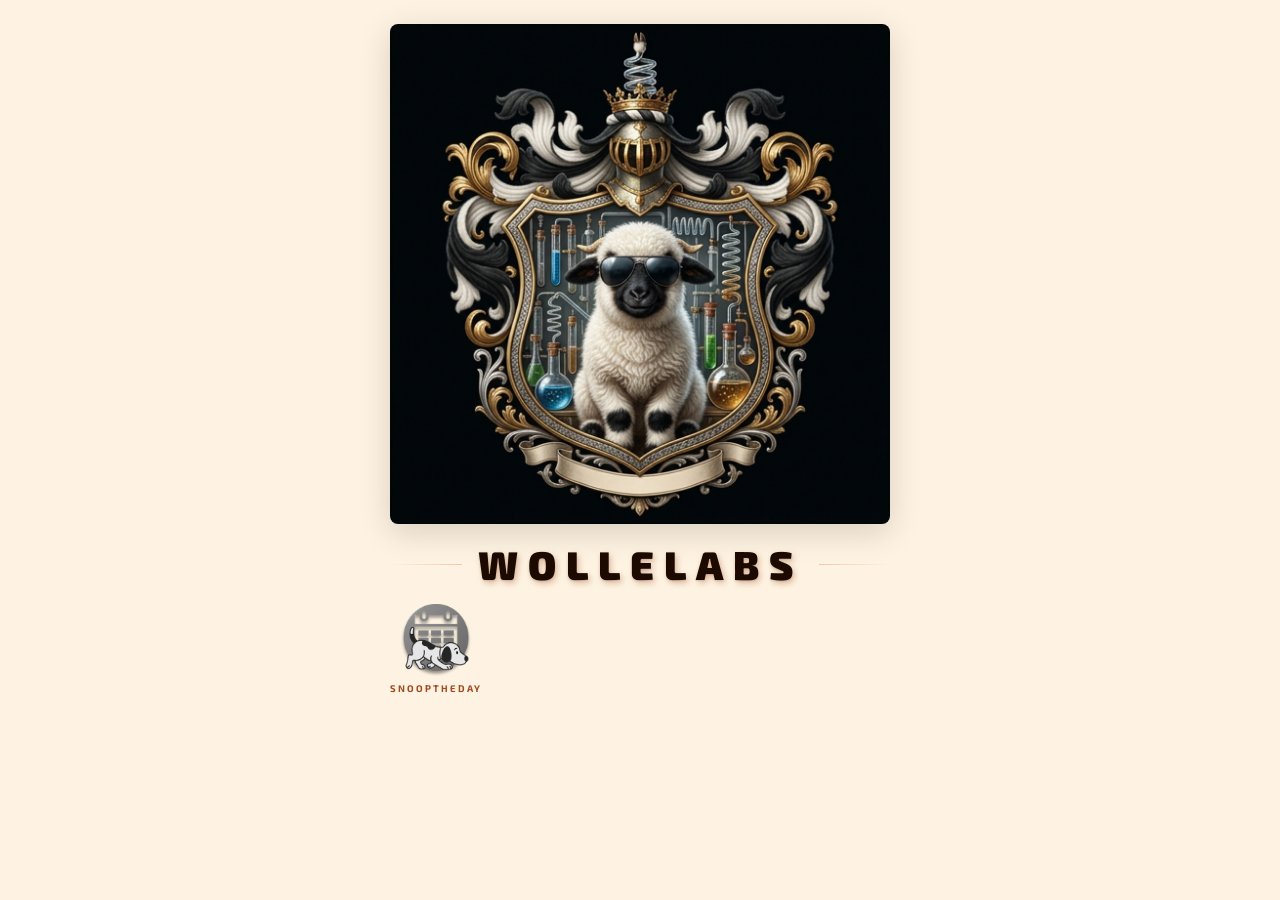
<file: index.html>
<!DOCTYPE html>
<html lang="en">
<head>
  <meta charset="UTF-8">
  <meta name="viewport" content="width=device-width, initial-scale=1.0">
  <title>WolleLabs – Independent Apps</title>
  <meta name="description" content="WolleLabs creates small, privacy-friendly apps. SnoopTheDay discovers day-versaries with your contacts — no account required, everything stays on your device.">
  <meta name="keywords" content="WolleLabs, SnoopTheDay, day-versary, milestones, contacts, birthday, celebrate, Tages-Jubiläum, Tagsjubiläum, Geburtstag, Kontakte, besondere Tage, Jubiläum">
  <meta property="og:title" content="WolleLabs – SnoopTheDay">
  <meta property="og:description" content="Discover day-versaries with your contacts. No account required.">
  <meta property="og:image" content="https://wollelabs.de/img/wollelabs.png">
  <meta property="og:url" content="https://wollelabs.de">
  <meta property="og:type" content="website">
  <script type="application/ld+json">
  {
    "@context": "https://schema.org",
    "@type": "Organization",
    "name": "WolleLabs",
    "url": "https://wollelabs.de",
    "sameAs": ["https://play.google.com/store/apps/details?id=de.wollelabs.snooptheday"],
    "makesOffer": {
      "@type": "SoftwareApplication",
      "name": "SnoopTheDay",
      "operatingSystem": "Android",
      "applicationCategory": "LifestyleApplication",
      "description": "Discover day-versaries with your contacts. Birthdays only come once a year — SnoopTheDay finds plenty more reasons to celebrate."
    }
  }
  </script>
  <link href="https://fonts.googleapis.com/css2?family=Exo+2:wght@700;900&display=swap" rel="stylesheet">
  <link rel="stylesheet" href="https://cdnjs.cloudflare.com/ajax/libs/font-awesome/6.5.0/css/all.min.css">
  <style>
    * {
      margin: 0;
      padding: 0;
      box-sizing: border-box;
    }

    body {
      background-color: #fef3e2;
      min-height: 100vh;
      display: flex;
      flex-direction: column;
      align-items: center;
      padding: 24px 16px;
      gap: 16px;
    }

    /* ── Main WolleLabs image ── */
    .main-image {
      width: 100%;
      max-width: 500px;
      border-radius: 8px;
      box-shadow: 0 8px 32px rgba(0, 0, 0, 0.15);
      display: block;
    }

    /* ── Brand text ── */
    .brand {
      display: flex;
      align-items: center;
      gap: 16px;
      width: 100%;
      max-width: 500px;
    }

    .brand span {
      font-family: 'Exo 2', sans-serif;
      font-size: 2.5rem;
      font-weight: 900;
      color: #1c0a00;
      text-shadow: 2px 3px 6px rgba(160, 74, 32, 0.35), 0 1px 2px rgba(0, 0, 0, 0.15);
      letter-spacing: 10px;
      text-transform: uppercase;
      white-space: nowrap;
    }

    .brand::before,
    .brand::after {
      content: '';
      flex: 1;
      height: 1px;
      background: linear-gradient(to right, transparent, #d46b3055);
    }

    .brand::after {
      background: linear-gradient(to left, transparent, #d46b3055);
    }

    /* ── App tiles row ── */
    .app-tiles {
      width: 100%;
      max-width: 500px;
    }

    /* ── Demo tile: wraps icon col + options col in a row ── */
    .demo-tile {
      display: inline-flex;
      flex-direction: row;
      align-items: center;
      gap: 12px;
      cursor: pointer;
    }

    /* ── Icon + label column ── */
    .tile-icon-col {
      display: flex;
      flex-direction: column;
      align-items: center;
      gap: 6px;
    }

    .icon-wrap {
      width: 72px;
      height: 72px;
      border-radius: 16px;
      overflow: hidden;
      transition: box-shadow 0.3s ease;
    }

    .icon-wrap img {
      width: 100%;
      height: 100%;
      object-fit: cover;
      filter: grayscale(100%);
      transition: filter 0.3s ease;
    }

    .demo-tile:hover .icon-wrap img,
    .demo-tile.selected .icon-wrap img {
      filter: grayscale(0%);
    }

    .demo-tile:hover .icon-wrap,
    .demo-tile.selected .icon-wrap {
      box-shadow: 0 4px 16px rgba(212, 107, 48, 0.3);
    }

    .demo-label {
      font-family: 'Exo 2', sans-serif;
      font-size: 0.6rem;
      font-weight: 700;
      color: #a04a20;
      letter-spacing: 2px;
      text-transform: uppercase;
      transition: color 0.3s ease;
      white-space: nowrap;
    }

    .demo-tile:hover .demo-label,
    .demo-tile.selected .demo-label {
      color: #1c0a00;
    }

    /* ── Options panel ── */
    .demo-options {
      display: flex;
      flex-direction: column;
      gap: 5px;
      opacity: 0;
      pointer-events: none;
      transform: translateX(-6px);
      transition: opacity 0.2s ease, transform 0.2s ease;
    }

    .demo-tile:hover .demo-options,
    .demo-tile.selected .demo-options {
      opacity: 1;
      pointer-events: all;
      transform: translateX(0);
    }

    .demo-option {
      display: flex;
      align-items: center;
      gap: 7px;
      padding: 6px 12px;
      border-radius: 7px;
      background: rgba(212, 107, 48, 0.08);
      border: 1px solid #fed7aa;
      color: #a04a20;
      text-decoration: none;
      font-family: 'Exo 2', sans-serif;
      font-size: 0.65rem;
      font-weight: 700;
      letter-spacing: 1.5px;
      text-transform: uppercase;
      transition: background 0.2s ease, color 0.2s ease;
      white-space: nowrap;
    }

    .demo-option i {
      font-size: 0.75rem;
      width: 12px;
      text-align: center;
    }

    .demo-option:hover {
      background: rgba(212, 107, 48, 0.18);
      color: #1c0a00;
    }
  </style>
</head>
<body>

  <img class="main-image" src="img/wollelabs.png" alt="WolleLabs">

  <div class="brand"><span>WolleLabs</span></div>

  <div class="app-tiles">
    <div class="demo-tile" id="tile-snooptheday">

      <div class="tile-icon-col">
        <div class="icon-wrap">
          <img src="img/snooptheday.png" alt="SnoopTheDay">
        </div>
        <div class="demo-label">SnoopTheDay</div>
      </div>

      <div class="demo-options">
        <a class="demo-option" href="https://play.google.com/store/apps/details?id=de.wollelabs.snooptheday" target="_blank">
          <i class="fa-brands fa-google-play"></i> Play Store
        </a>
        <a class="demo-option" href="http://wollelabs.de/snooptheday/demo/" target="_blank">
          <i class="fa-solid fa-play"></i> Demo
        </a>
        <a class="demo-option" href="https://wollelabs.github.io/wollelabs-site/snooptheday/doc/about.html" target="_blank">
          <i class="fa-solid fa-circle-info"></i> About
        </a>
      </div>

    </div>
  </div>

  <script>
    let isTouchDevice = false;

    document.querySelectorAll('.demo-tile').forEach(tile => {

      // Touch: use touchend directly and suppress synthetic mouse events
      tile.addEventListener('touchend', e => {
        isTouchDevice = true;
        if (e.target.closest('.demo-option')) return; // let links work normally
        e.preventDefault(); // suppress synthetic mouseenter/click
        const isSelected = tile.classList.contains('selected');
        document.querySelectorAll('.demo-tile').forEach(t => t.classList.remove('selected'));
        if (!isSelected) tile.classList.add('selected');
      });

      // Mouse hover (desktop only)
      tile.addEventListener('mouseenter', () => {
        if (isTouchDevice) return;
        tile.classList.add('selected');
      });

      tile.addEventListener('mouseleave', () => {
        if (isTouchDevice) return;
        tile.classList.remove('selected');
      });

    });

    // Deselect all tiles when returning to tab (e.g. after opening a link)
    document.addEventListener('visibilitychange', () => {
      if (document.visibilityState === 'visible') {
        document.querySelectorAll('.demo-tile').forEach(t => t.classList.remove('selected'));
      }
    });
  </script>

</body>
</html>
</file>
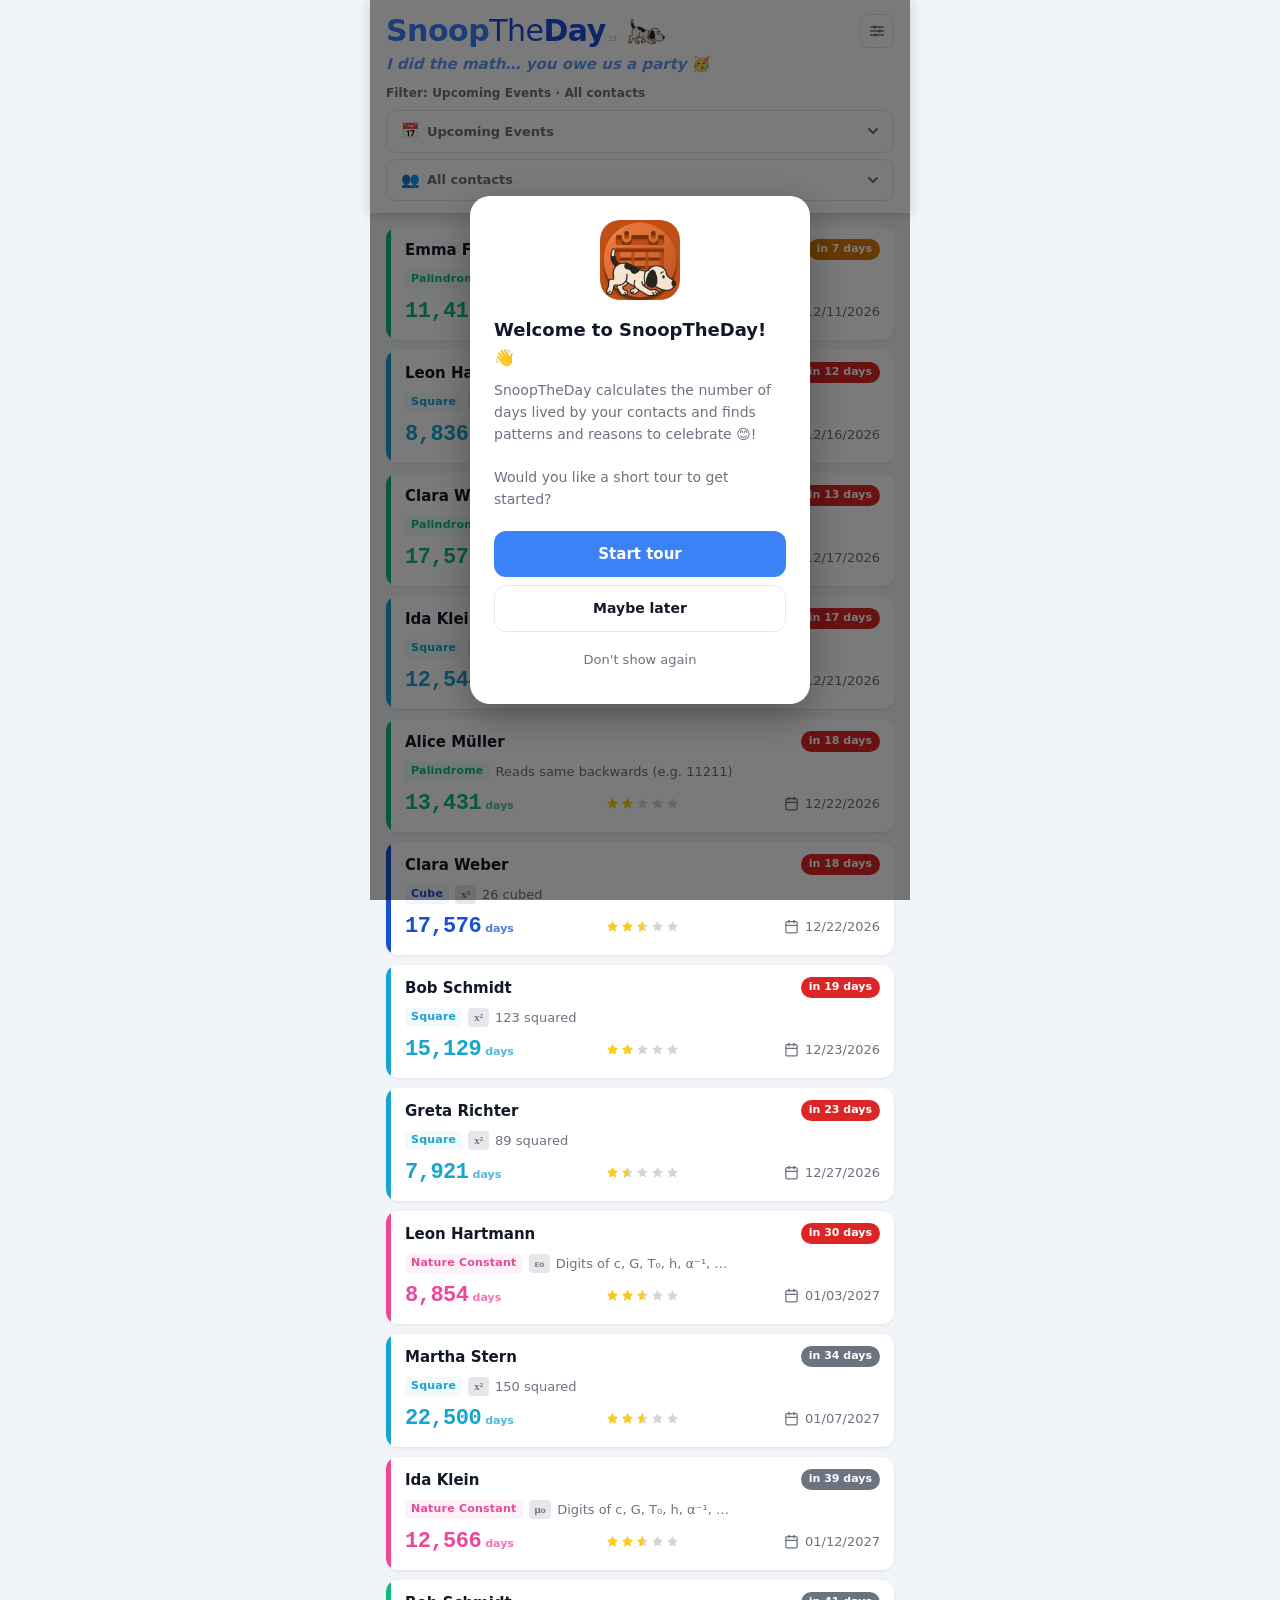
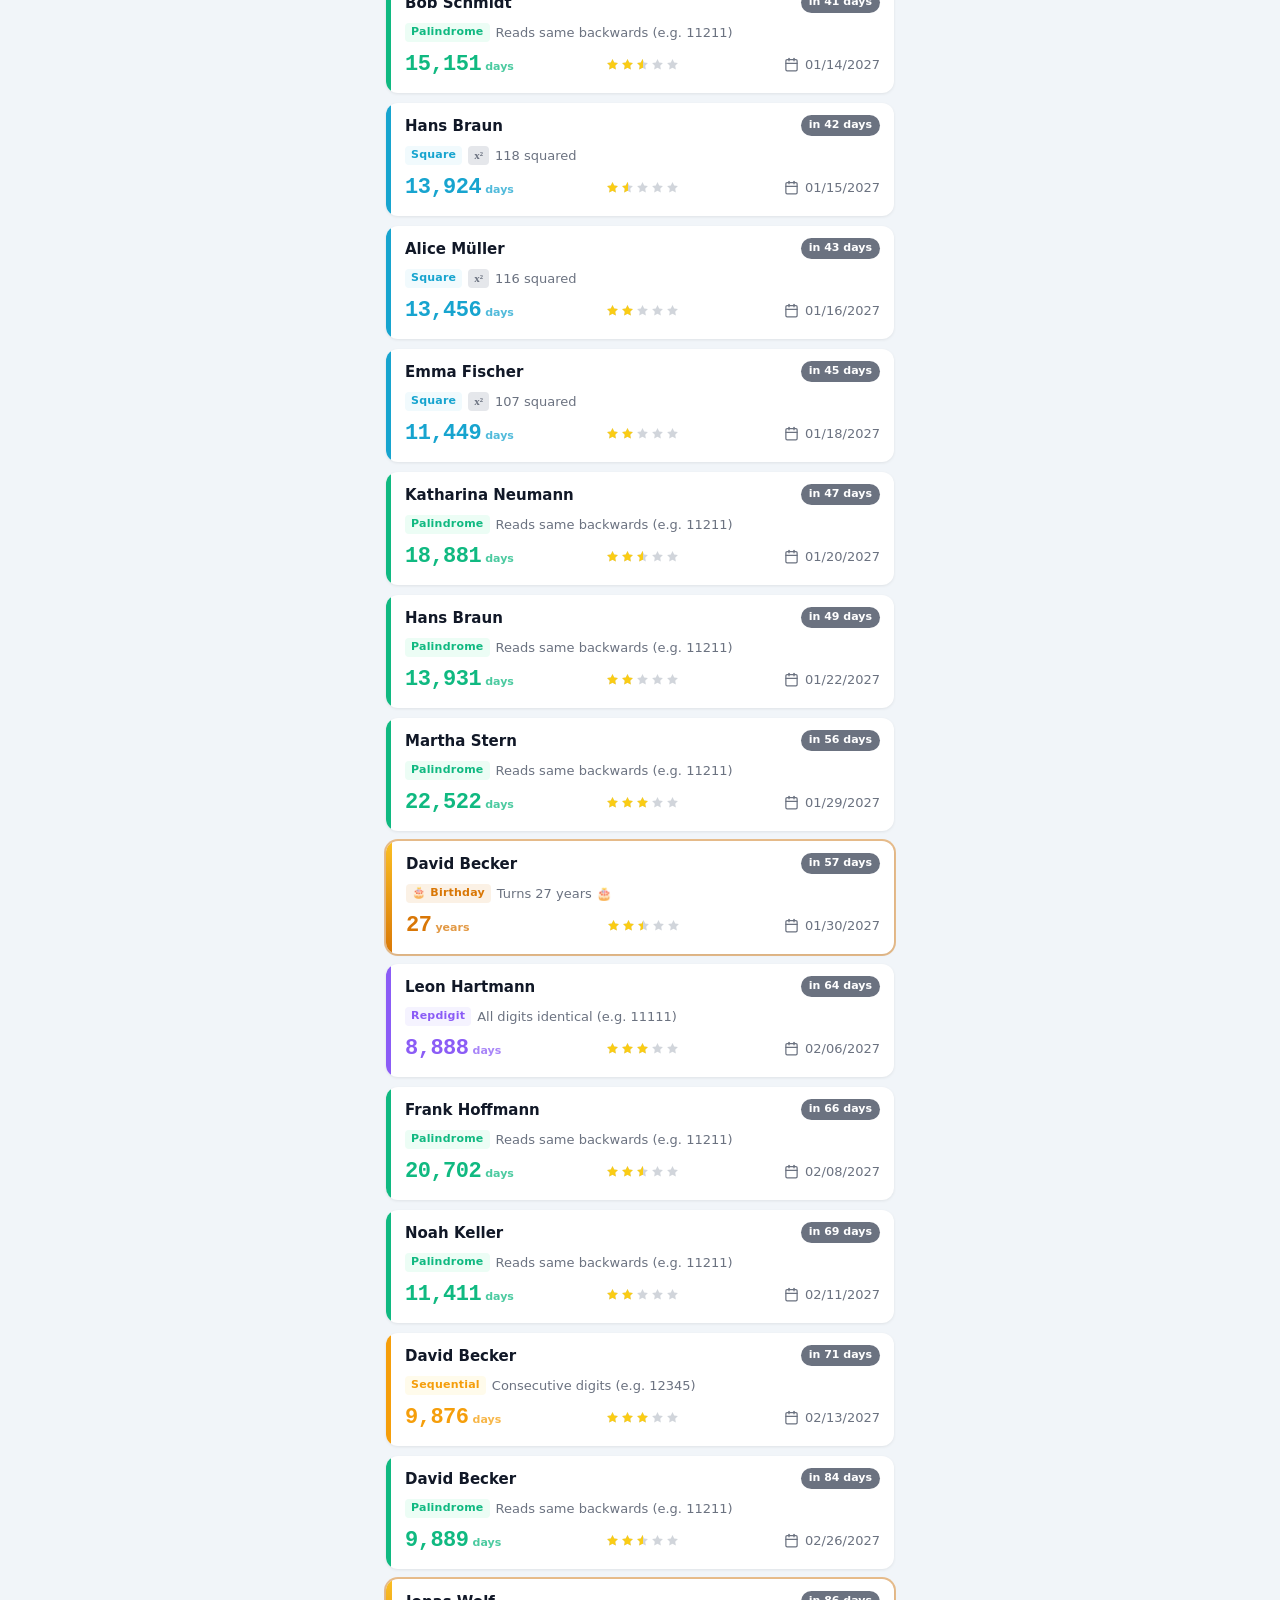
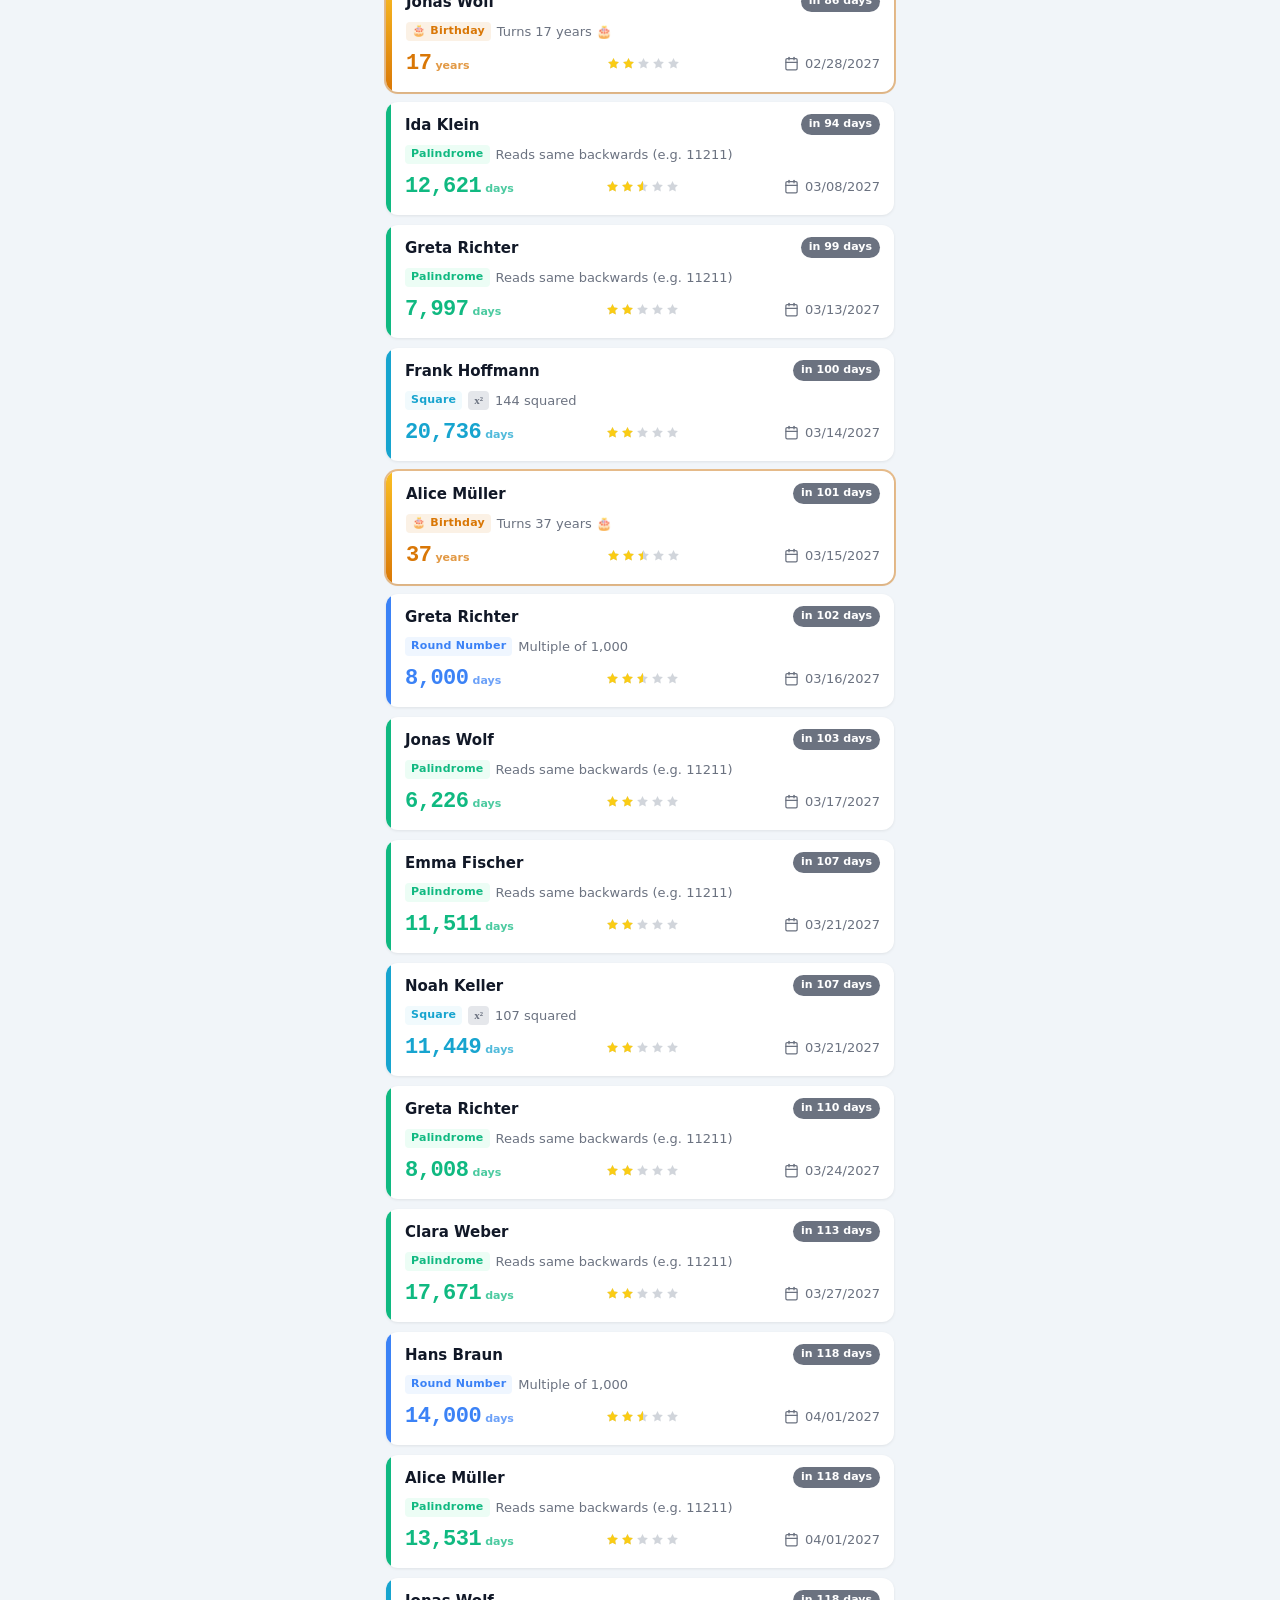
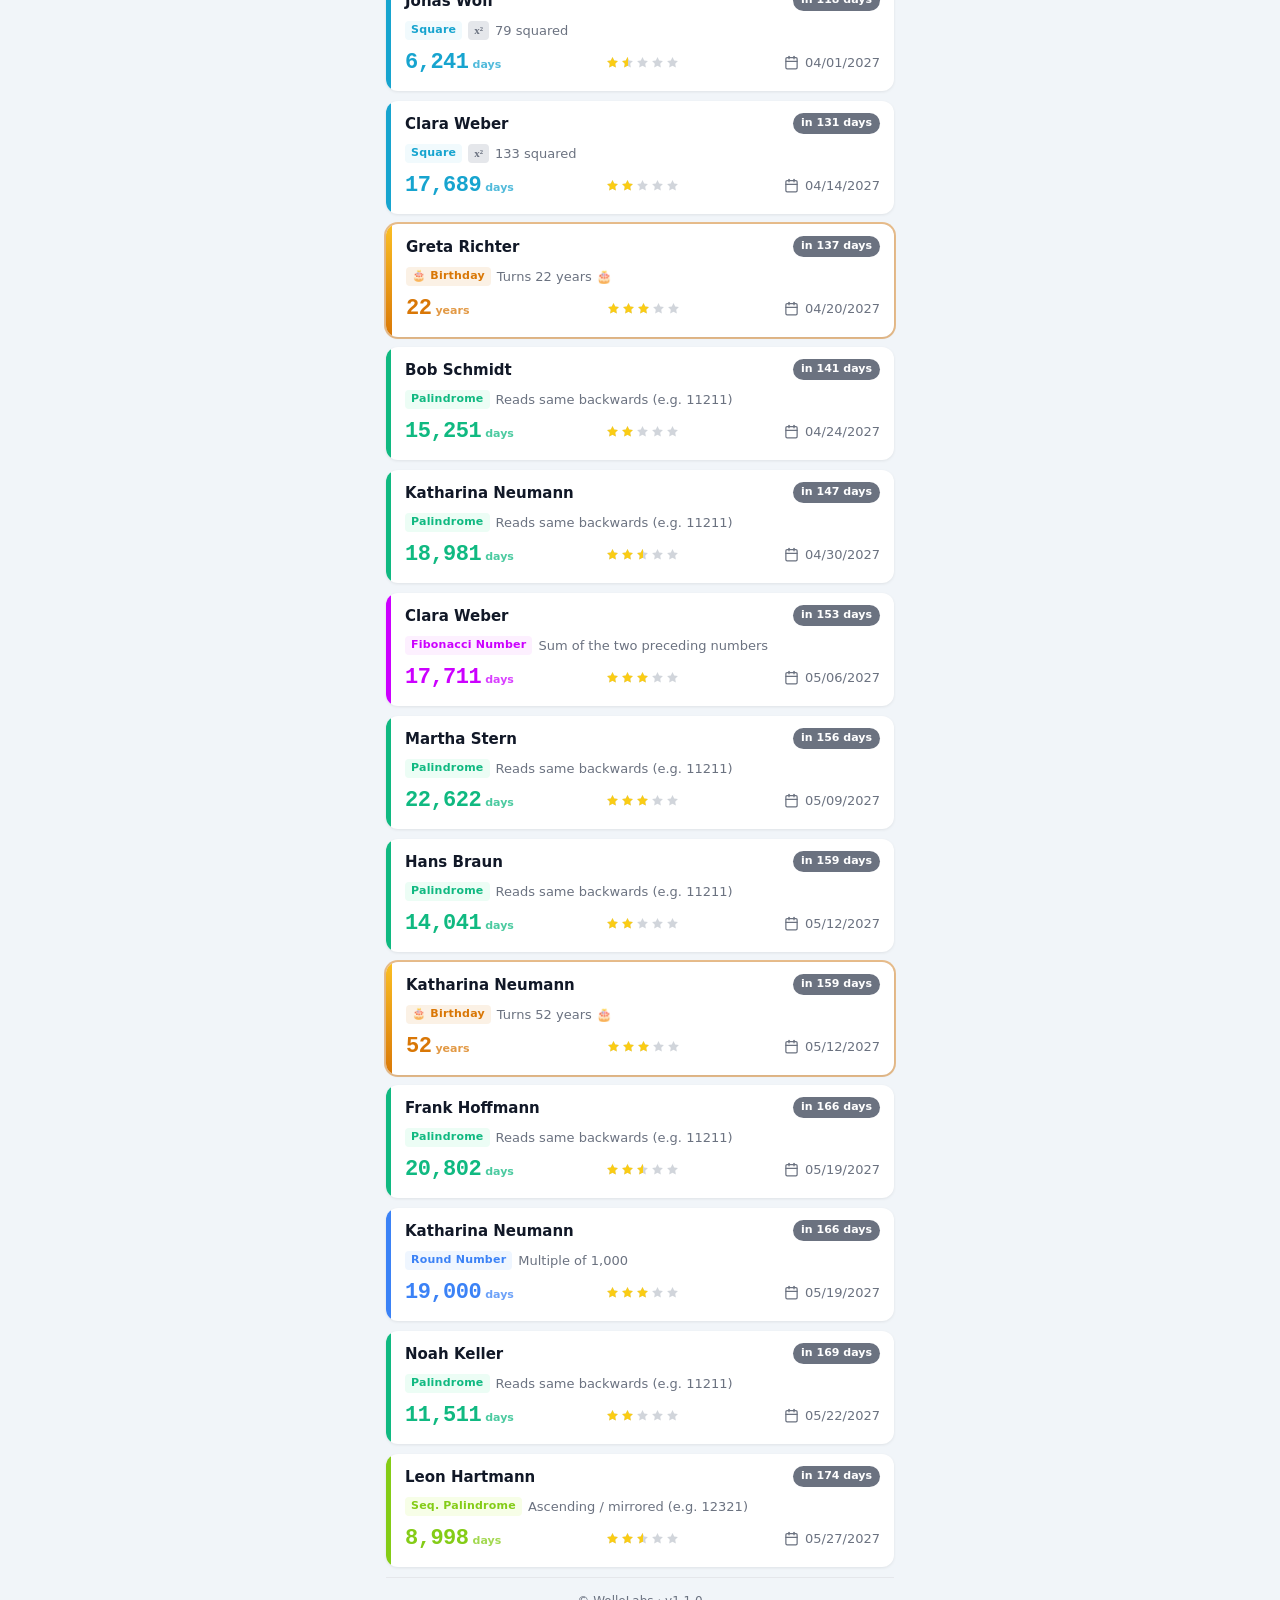
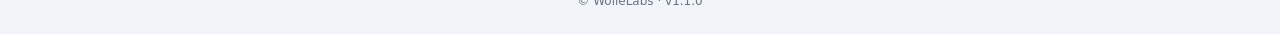
<file: snooptheday/demo/index.html>
<!doctype html>
<html lang="en">
  <head>
    <meta charset="UTF-8" />
    <meta name="viewport" content="width=device-width, initial-scale=1.0, viewport-fit=cover" />
    <title>SnoopTheDay</title>

    <!-- Favicon -->
    <link rel="icon" type="image/svg+xml" href="/snooptheday/demo/favicon.svg" />
    <link rel="apple-touch-icon" href="/snooptheday/demo/apple-touch-icon.png" />

    <!-- PWA -->
    <meta name="theme-color" content="#863bff" />
    <meta name="mobile-web-app-capable" content="yes" />
    <meta name="apple-mobile-web-app-capable" content="yes" />
    <meta name="apple-mobile-web-app-status-bar-style" content="black-translucent" />
    <meta name="apple-mobile-web-app-title" content="SnoopTheDay" />

    <!-- Description -->
    <meta name="description" content="Pattern-based day-count milestones for your contacts" />
    <script type="module" crossorigin src="/snooptheday/demo/assets/index-Do24cfTU.js"></script>
    <link rel="stylesheet" crossorigin href="/snooptheday/demo/assets/index-DNVKA7jy.css">
  <link rel="manifest" href="/snooptheday/demo/manifest.webmanifest"><script id="vite-plugin-pwa:register-sw" src="/snooptheday/demo/registerSW.js"></script></head>
  <body>
    <div id="root"></div>
  </body>
</html>
</file>
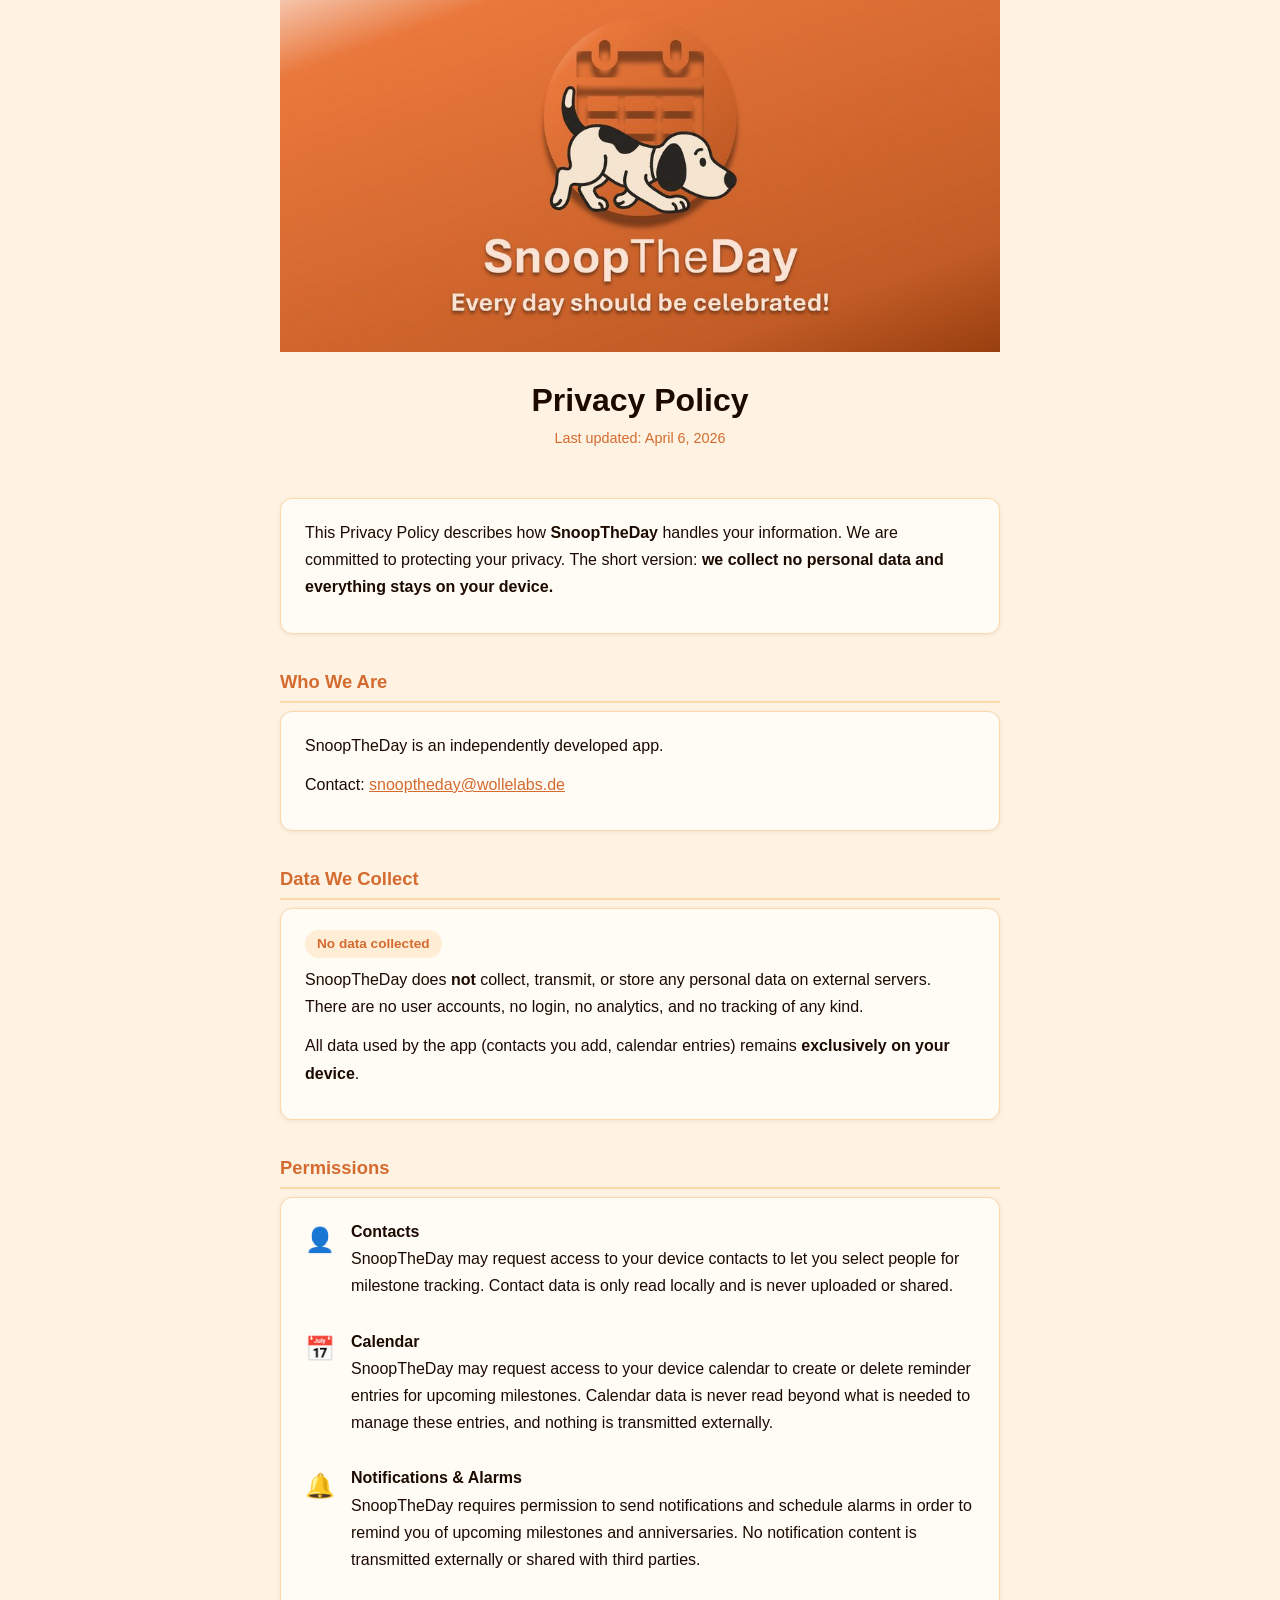
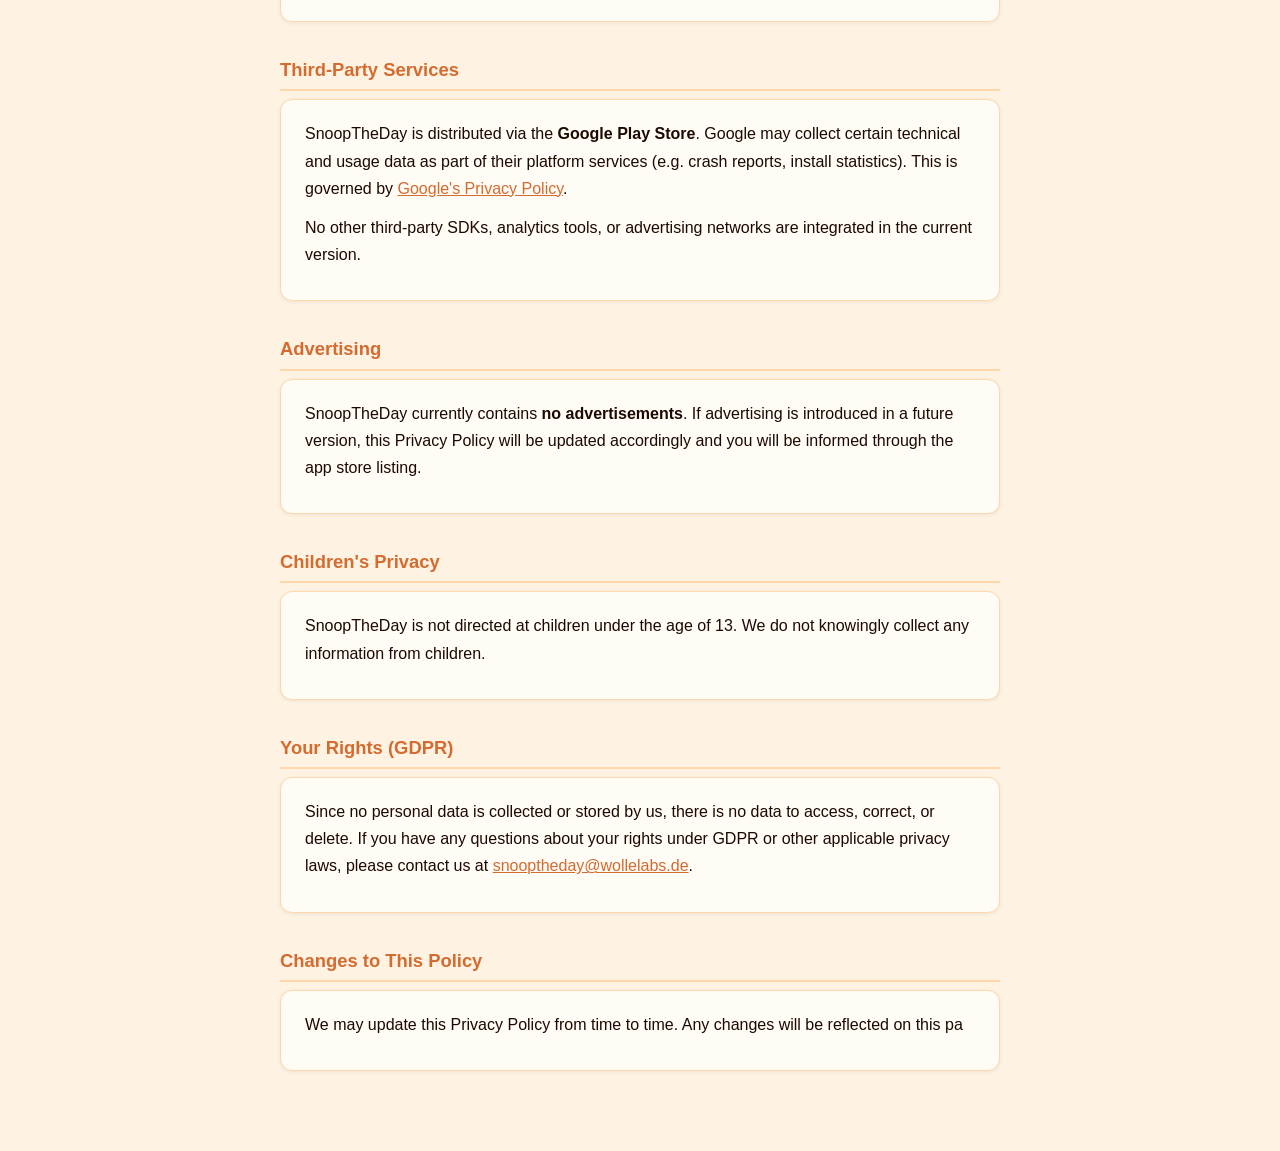
<file: doc/privacypolicy.html>
<!DOCTYPE html>
<html lang="en">
<head>
  <meta charset="UTF-8" />
  <meta name="viewport" content="width=device-width, initial-scale=1.0" />
  <title>Privacy Policy – SnoopTheDay</title>
  <style>
    *, *::before, *::after { box-sizing: border-box; margin: 0; padding: 0; }

    :root {
      --page-bg:    #fef3e2;
      --card-bg:    #fffbf5;
      --text-pri:   #1c0a00;
      --text-sec:   #a04a20;
      --border:     #fed7aa;
      --accent:     #d46b30;
      --accent-dk:  #a04a20;
      --accent-bg:  #fff7ed;
      --tag-bg:     #ffedd5;
    }
    @media (prefers-color-scheme: dark) {
      :root {
        --page-bg:   #0f0700;
        --card-bg:   #1c0f00;
        --text-pri:  #fff7ed;
        --text-sec:  #d4956a;
        --border:    #431407;
        --accent:    #e07638;
        --accent-dk: #f09a5a;
        --accent-bg: #431407;
        --tag-bg:    #431407;
      }
    }

    body {
      font-family: -apple-system, BlinkMacSystemFont, 'Segoe UI', Roboto, sans-serif;
      background: var(--page-bg);
      color: var(--text-pri);
      line-height: 1.7;
      padding: 0 1rem 3rem;
    }
    header {
      text-align: center;
      line-height: 0;
    }
    header img.banner {
      width: 100%;
      max-width: 720px;
      height: auto;
      display: block;
      margin: 0 auto;
    }
    .header-subtitle {
      max-width: 720px;
      margin: 0 auto;
      padding: 1.5rem 1rem 1rem;
      text-align: center;
      line-height: 1.5;
    }
    .header-subtitle h1 {
      font-size: 2rem;
      font-weight: 700;
      color: var(--text-pri);
      margin-bottom: 0.3rem;
    }
    .header-subtitle p {
      font-size: 0.9rem;
      color: var(--accent);
      margin: 0;
    }
    main { max-width: 720px; margin: 2rem auto; }
    h2 {
      color: var(--accent);
      font-size: 1.15rem;
      margin: 2rem 0 0.5rem;
      padding-bottom: 0.25rem;
      border-bottom: 2px solid var(--border);
    }
    p { margin-bottom: 0.75rem; }
    .card {
      background: var(--card-bg);
      border-radius: 12px;
      padding: 1.25rem 1.5rem;
      margin-bottom: 1rem;
      box-shadow: 0 1px 4px rgba(0,0,0,0.07);
      border: 1px solid var(--border);
    }
    .permission {
      display: flex;
      gap: 1rem;
      align-items: flex-start;
      margin-bottom: 1rem;
    }
    .permission-icon { font-size: 1.5rem; flex-shrink: 0; margin-top: 0.1rem; }
    .tag {
      display: inline-block;
      background: var(--tag-bg);
      color: var(--accent);
      border-radius: 20px;
      padding: 0.15rem 0.75rem;
      font-size: 0.85rem;
      font-weight: 600;
      margin-bottom: 0.5rem;
    }
    a { color: var(--accent); }
    footer {
      text-align: center;
      font-size: 0.85rem;
      color: var(--text-sec);
      margin-top: 3rem;
    }
  </style>
</head>
<body>

<header>
  <img class="banner" src="[data-uri]" alt="SnoopTheDay">
  <div class="header-subtitle">
    <h1>Privacy Policy</h1>
    <p>Last updated: April 6, 2026</p>
  </div>
</header>

<main>

  <div class="card">
    <p>This Privacy Policy describes how <strong>SnoopTheDay</strong> handles your information. We are committed to protecting your privacy. The short version: <strong>we collect no personal data and everything stays on your device.</strong></p>
  </div>

  <h2>Who We Are</h2>
  <div class="card">
    <p>SnoopTheDay is an independently developed app.</p>
    <p>Contact: <a href="mailto:snooptheday@wollelabs.de">snooptheday@wollelabs.de</a></p>
  </div>

  <h2>Data We Collect</h2>
  <div class="card">
    <span class="tag">No data collected</span>
    <p>SnoopTheDay does <strong>not</strong> collect, transmit, or store any personal data on external servers. There are no user accounts, no login, no analytics, and no tracking of any kind.</p>
    <p>All data used by the app (contacts you add, calendar entries) remains <strong>exclusively on your device</strong>.</p>
  </div>

  <h2>Permissions</h2>
  <div class="card">
    <div class="permission">
      <div class="permission-icon">👤</div>
      <div>
        <strong>Contacts</strong>
        <p>SnoopTheDay may request access to your device contacts to let you select people for milestone tracking. Contact data is only read locally and is never uploaded or shared.</p>
      </div>
    </div>
    <div class="permission">
      <div class="permission-icon">📅</div>
      <div>
        <strong>Calendar</strong>
        <p>SnoopTheDay may request access to your device calendar to create or delete reminder entries for upcoming milestones. Calendar data is never read beyond what is needed to manage these entries, and nothing is transmitted externally.</p>
      </div>
    </div>
    <div class="permission">
      <div class="permission-icon">🔔</div>
      <div>
        <strong>Notifications &amp; Alarms</strong>
        <p>SnoopTheDay requires permission to send notifications and schedule alarms in order to remind you of upcoming milestones and anniversaries. No notification content is transmitted externally or shared with third parties.</p>
      </div>
    </div>
  </div>

  <h2>Third-Party Services</h2>
  <div class="card">
    <p>SnoopTheDay is distributed via the <strong>Google Play Store</strong>. Google may collect certain technical and usage data as part of their platform services (e.g. crash reports, install statistics). This is governed by <a href="https://policies.google.com/privacy" target="_blank">Google's Privacy Policy</a>.</p>
    <p>No other third-party SDKs, analytics tools, or advertising networks are integrated in the current version.</p>
  </div>

  <h2>Advertising</h2>
  <div class="card">
    <p>SnoopTheDay currently contains <strong>no advertisements</strong>. If advertising is introduced in a future version, this Privacy Policy will be updated accordingly and you will be informed through the app store listing.</p>
  </div>

  <h2>Children's Privacy</h2>
  <div class="card">
    <p>SnoopTheDay is not directed at children under the age of 13. We do not knowingly collect any information from children.</p>
  </div>

  <h2>Your Rights (GDPR)</h2>
  <div class="card">
    <p>Since no personal data is collected or stored by us, there is no data to access, correct, or delete. If you have any questions about your rights under GDPR or other applicable privacy laws, please contact us at <a href="mailto:snooptheday@wollelabs.de">snooptheday@wollelabs.de</a>.</p>
  </div>

  <h2>Changes to This Policy</h2>
  <div class="card">
    <p>We may update this Privacy Policy from time to time. Any changes will be reflected on this pa
</file>
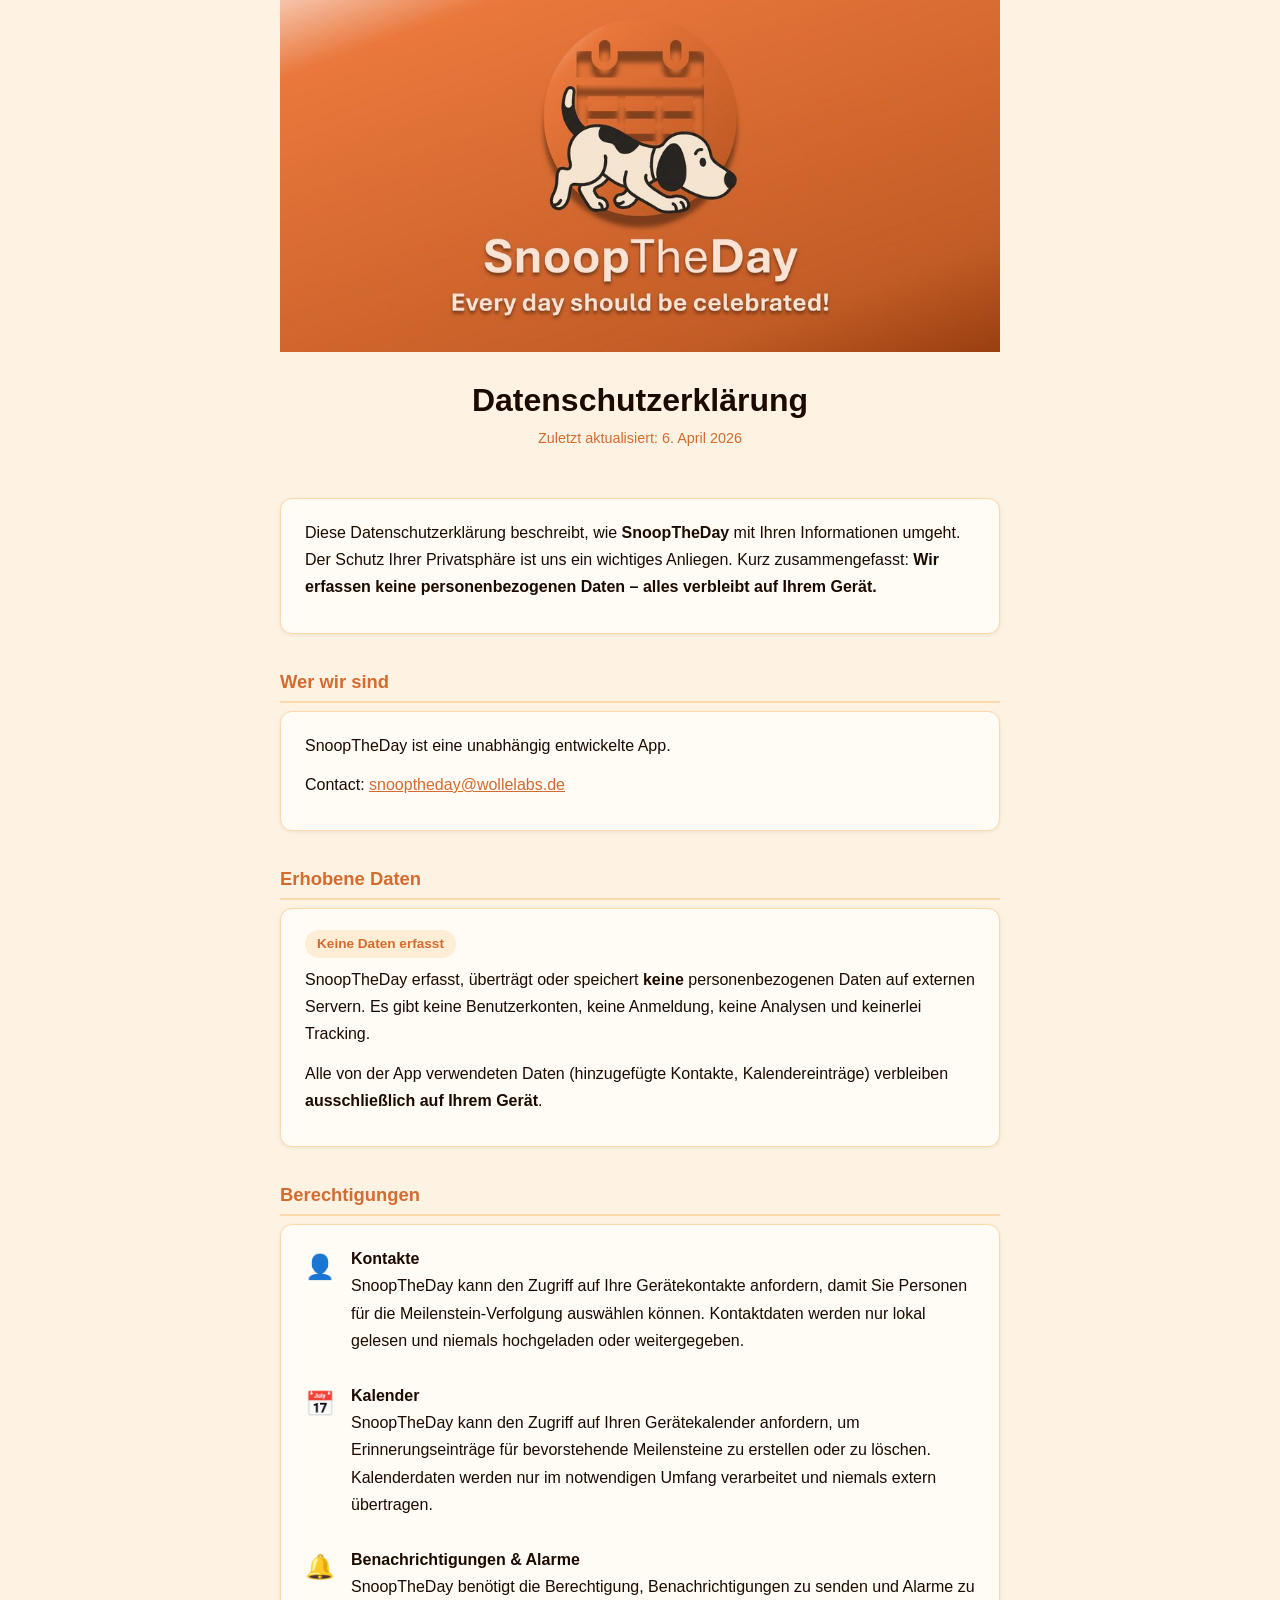
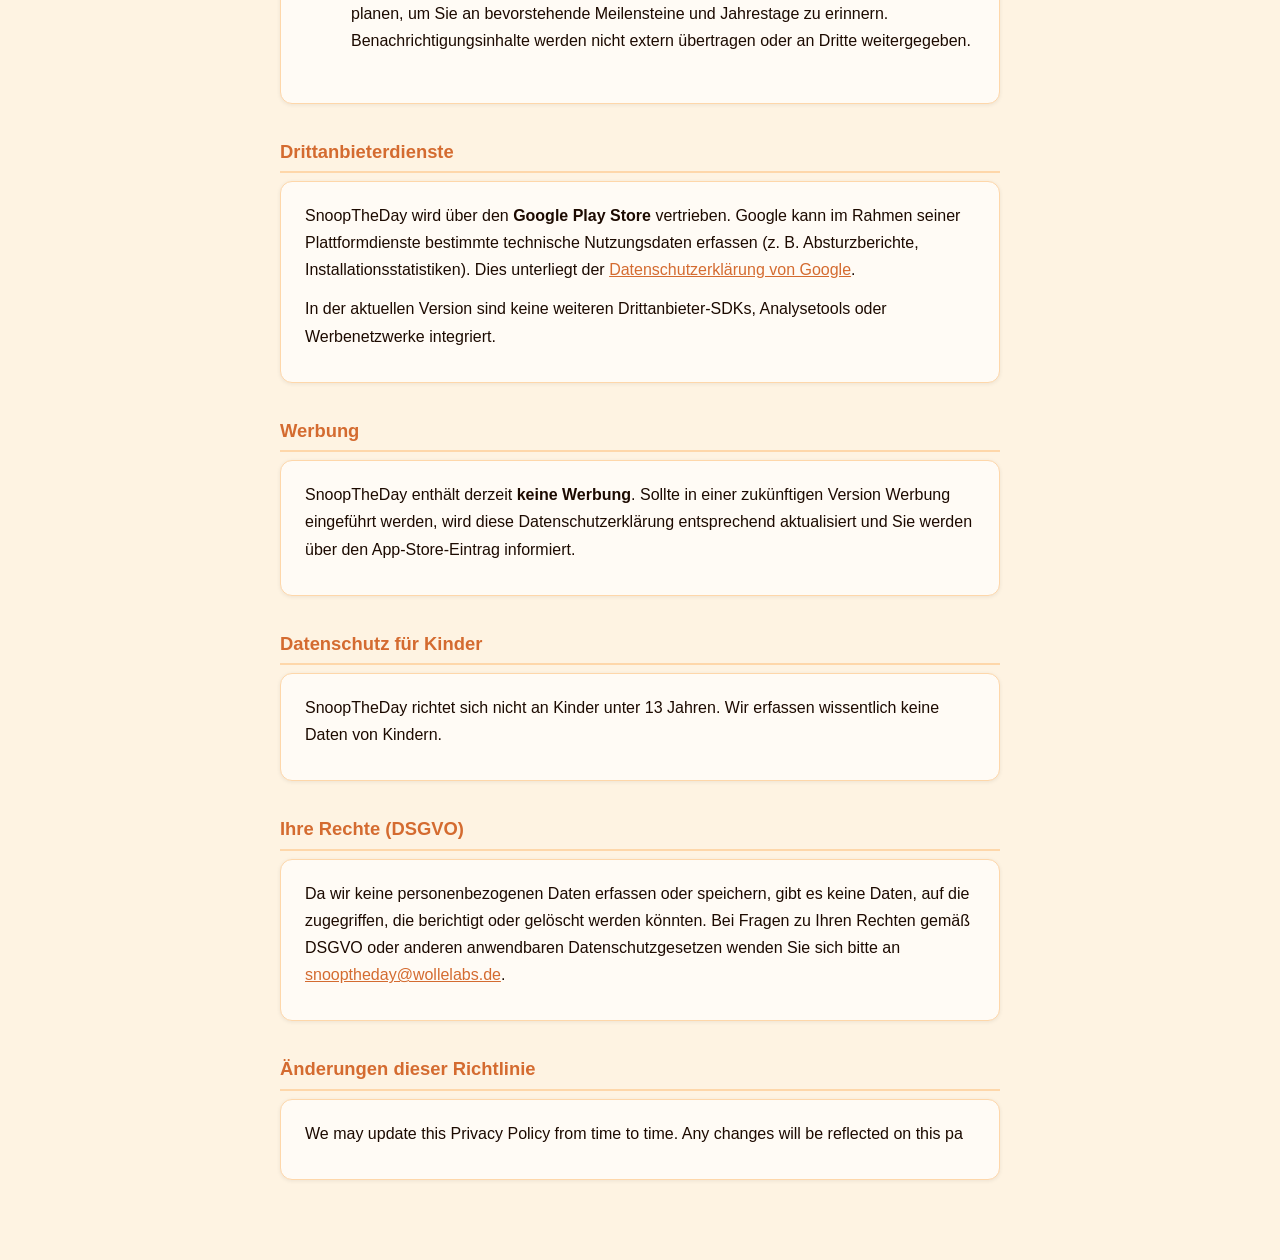
<file: doc/privacypolicy_ge.html>
<!DOCTYPE html>
<html lang="de">
<head>
  <meta charset="UTF-8" />
  <meta name="viewport" content="width=device-width, initial-scale=1.0" />
  <title>Datenschutzerklärung – SnoopTheDay</title>
  <style>
    *, *::before, *::after { box-sizing: border-box; margin: 0; padding: 0; }

    :root {
      --page-bg:    #fef3e2;
      --card-bg:    #fffbf5;
      --text-pri:   #1c0a00;
      --text-sec:   #a04a20;
      --border:     #fed7aa;
      --accent:     #d46b30;
      --accent-dk:  #a04a20;
      --accent-bg:  #fff7ed;
      --tag-bg:     #ffedd5;
    }
    @media (prefers-color-scheme: dark) {
      :root {
        --page-bg:   #0f0700;
        --card-bg:   #1c0f00;
        --text-pri:  #fff7ed;
        --text-sec:  #d4956a;
        --border:    #431407;
        --accent:    #e07638;
        --accent-dk: #f09a5a;
        --accent-bg: #431407;
        --tag-bg:    #431407;
      }
    }

    body {
      font-family: -apple-system, BlinkMacSystemFont, 'Segoe UI', Roboto, sans-serif;
      background: var(--page-bg);
      color: var(--text-pri);
      line-height: 1.7;
      padding: 0 1rem 3rem;
    }
    header {
      text-align: center;
      line-height: 0;
    }
    header img.banner {
      width: 100%;
      max-width: 720px;
      height: auto;
      display: block;
      margin: 0 auto;
    }
    .header-subtitle {
      max-width: 720px;
      margin: 0 auto;
      padding: 1.5rem 1rem 1rem;
      text-align: center;
      line-height: 1.5;
    }
    .header-subtitle h1 {
      font-size: 2rem;
      font-weight: 700;
      color: var(--text-pri);
      margin-bottom: 0.3rem;
    }
    .header-subtitle p {
      font-size: 0.9rem;
      color: var(--accent);
      margin: 0;
    }
    main { max-width: 720px; margin: 2rem auto; }
    h2 {
      color: var(--accent);
      font-size: 1.15rem;
      margin: 2rem 0 0.5rem;
      padding-bottom: 0.25rem;
      border-bottom: 2px solid var(--border);
    }
    p { margin-bottom: 0.75rem; }
    .card {
      background: var(--card-bg);
      border-radius: 12px;
      padding: 1.25rem 1.5rem;
      margin-bottom: 1rem;
      box-shadow: 0 1px 4px rgba(0,0,0,0.07);
      border: 1px solid var(--border);
    }
    .permission {
      display: flex;
      gap: 1rem;
      align-items: flex-start;
      margin-bottom: 1rem;
    }
    .permission-icon { font-size: 1.5rem; flex-shrink: 0; margin-top: 0.1rem; }
    .tag {
      display: inline-block;
      background: var(--tag-bg);
      color: var(--accent);
      border-radius: 20px;
      padding: 0.15rem 0.75rem;
      font-size: 0.85rem;
      font-weight: 600;
      margin-bottom: 0.5rem;
    }
    a { color: var(--accent); }
    footer {
      text-align: center;
      font-size: 0.85rem;
      color: var(--text-sec);
      margin-top: 3rem;
    }
  </style>
</head>
<body>

<header>
  <img class="banner" src="[data-uri]" alt="SnoopTheDay">
  <div class="header-subtitle">
    <h1>Datenschutzerklärung</h1>
    <p>Zuletzt aktualisiert: 6. April 2026</p>
  </div>
</header>

<main>

  <div class="card">
    <p>Diese Datenschutzerklärung beschreibt, wie <strong>SnoopTheDay</strong> mit Ihren Informationen umgeht. Der Schutz Ihrer Privatsphäre ist uns ein wichtiges Anliegen. Kurz zusammengefasst: <strong>Wir erfassen keine personenbezogenen Daten – alles verbleibt auf Ihrem Gerät.</strong></p>
  </div>

  <h2>Wer wir sind</h2>
  <div class="card">
    <p>SnoopTheDay ist eine unabhängig entwickelte App.</p>
    <p>Contact: <a href="mailto:snooptheday@wollelabs.de">snooptheday@wollelabs.de</a></p>
  </div>

  <h2>Erhobene Daten</h2>
  <div class="card">
    <span class="tag">Keine Daten erfasst</span>
    <p>SnoopTheDay erfasst, überträgt oder speichert <strong>keine</strong> personenbezogenen Daten auf externen Servern. Es gibt keine Benutzerkonten, keine Anmeldung, keine Analysen und keinerlei Tracking.</p>
    <p>Alle von der App verwendeten Daten (hinzugefügte Kontakte, Kalendereinträge) verbleiben <strong>ausschließlich auf Ihrem Gerät</strong>.</p>
  </div>

  <h2>Berechtigungen</h2>
  <div class="card">
    <div class="permission">
      <div class="permission-icon">👤</div>
      <div>
        <strong>Kontakte</strong>
        <p>SnoopTheDay kann den Zugriff auf Ihre Gerätekontakte anfordern, damit Sie Personen für die Meilenstein-Verfolgung auswählen können. Kontaktdaten werden nur lokal gelesen und niemals hochgeladen oder weitergegeben.</p>
      </div>
    </div>
    <div class="permission">
      <div class="permission-icon">📅</div>
      <div>
        <strong>Kalender</strong>
        <p>SnoopTheDay kann den Zugriff auf Ihren Gerätekalender anfordern, um Erinnerungseinträge für bevorstehende Meilensteine zu erstellen oder zu löschen. Kalenderdaten werden nur im notwendigen Umfang verarbeitet und niemals extern übertragen.</p>
      </div>
    </div>
    <div class="permission">
      <div class="permission-icon">🔔</div>
      <div>
        <strong>Benachrichtigungen &amp; Alarme</strong>
        <p>SnoopTheDay benötigt die Berechtigung, Benachrichtigungen zu senden und Alarme zu planen, um Sie an bevorstehende Meilensteine und Jahrestage zu erinnern. Benachrichtigungsinhalte werden nicht extern übertragen oder an Dritte weitergegeben.</p>
      </div>
    </div>
  </div>

  <h2>Drittanbieterdienste</h2>
  <div class="card">
    <p>SnoopTheDay wird über den <strong>Google Play Store</strong> vertrieben. Google kann im Rahmen seiner Plattformdienste bestimmte technische Nutzungsdaten erfassen (z.&nbsp;B. Absturzberichte, Installationsstatistiken). Dies unterliegt der <a href="https://policies.google.com/privacy" target="_blank">Datenschutzerklärung von Google</a>.</p>
    <p>In der aktuellen Version sind keine weiteren Drittanbieter-SDKs, Analysetools oder Werbenetzwerke integriert.</p>
  </div>

  <h2>Werbung</h2>
  <div class="card">
    <p>SnoopTheDay enthält derzeit <strong>keine Werbung</strong>. Sollte in einer zukünftigen Version Werbung eingeführt werden, wird diese Datenschutzerklärung entsprechend aktualisiert und Sie werden über den App-Store-Eintrag informiert.</p>
  </div>

  <h2>Datenschutz für Kinder</h2>
  <div class="card">
    <p>SnoopTheDay richtet sich nicht an Kinder unter 13 Jahren. Wir erfassen wissentlich keine Daten von Kindern.</p>
  </div>

  <h2>Ihre Rechte (DSGVO)</h2>
  <div class="card">
    <p>Da wir keine personenbezogenen Daten erfassen oder speichern, gibt es keine Daten, auf die zugegriffen, die berichtigt oder gelöscht werden könnten. Bei Fragen zu Ihren Rechten gemäß DSGVO oder anderen anwendbaren Datenschutzgesetzen wenden Sie sich bitte an <a href="mailto:snooptheday@wollelabs.de">snooptheday@wollelabs.de</a>.</p>
  </div>

  <h2>Änderungen dieser Richtlinie</h2>
  <div class="card">
    <p>We may update this Privacy Policy from time to time. Any changes will be reflected on this pa
</file>
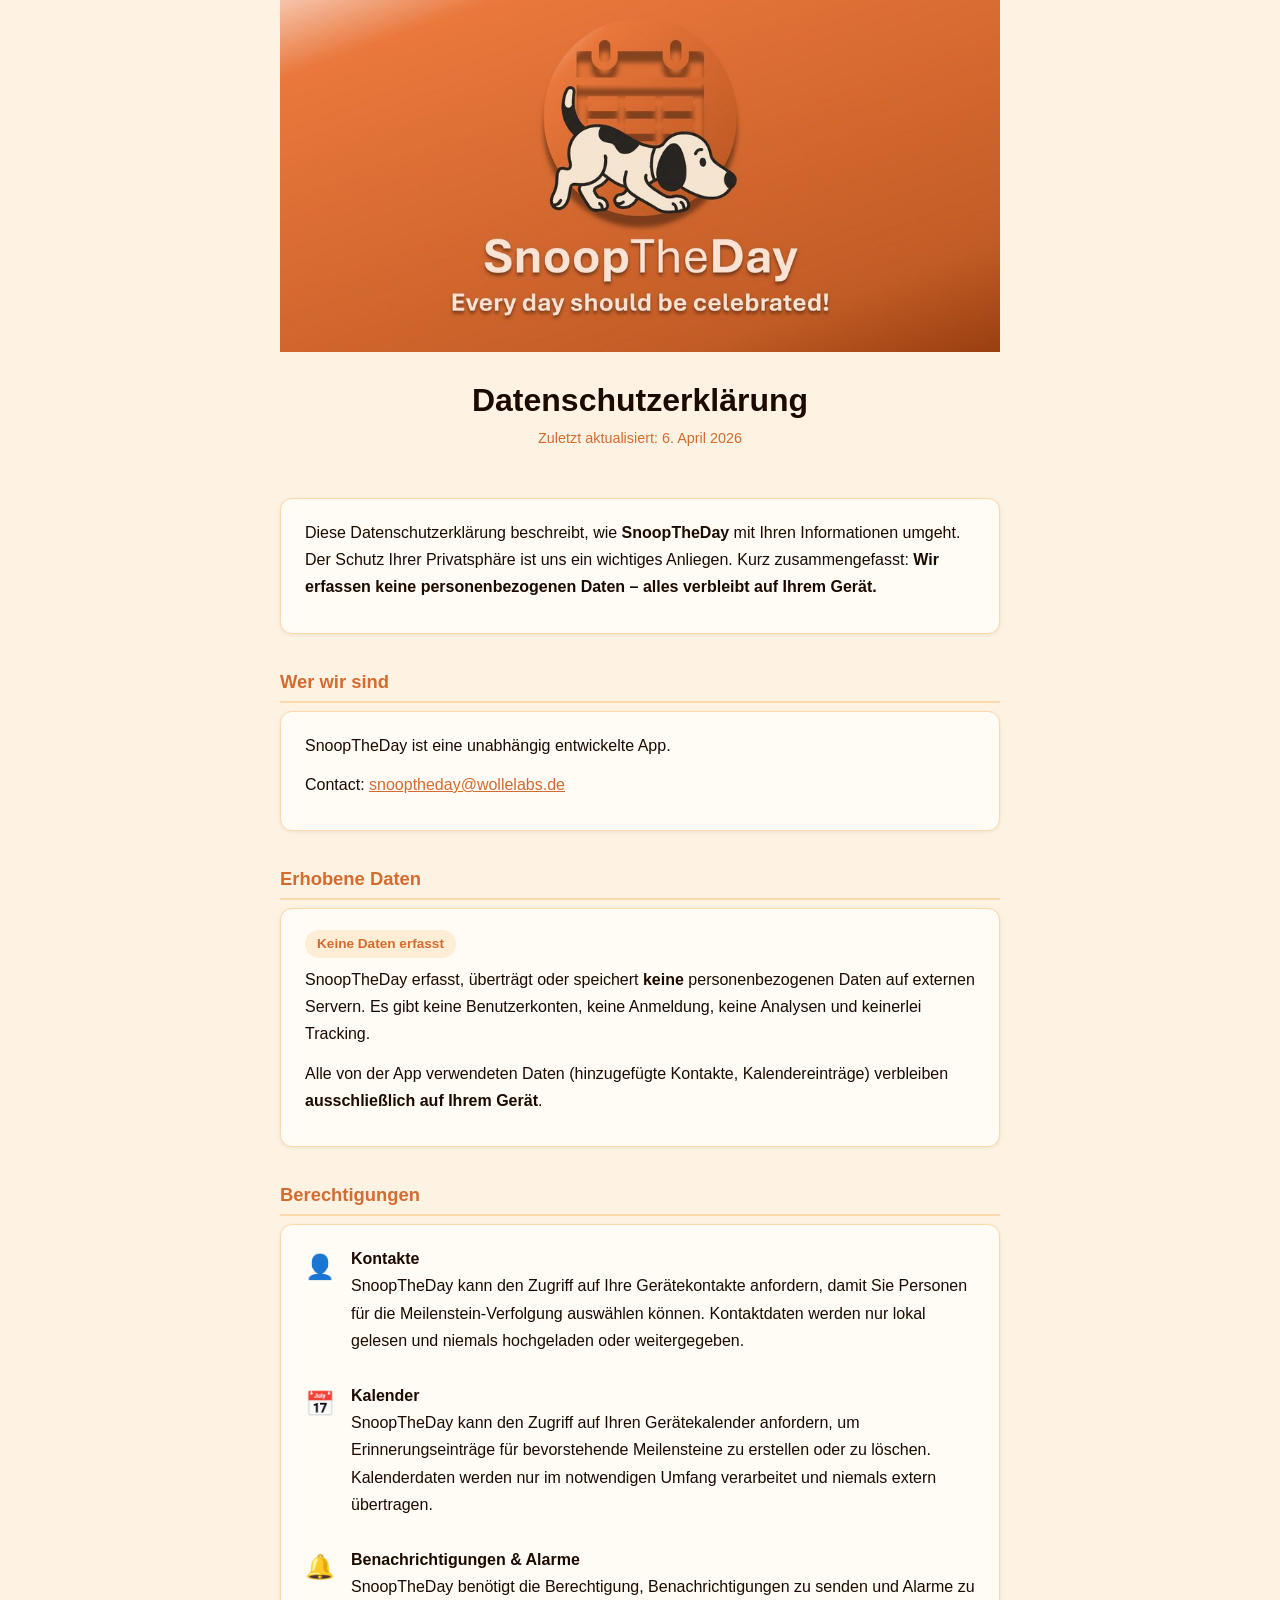
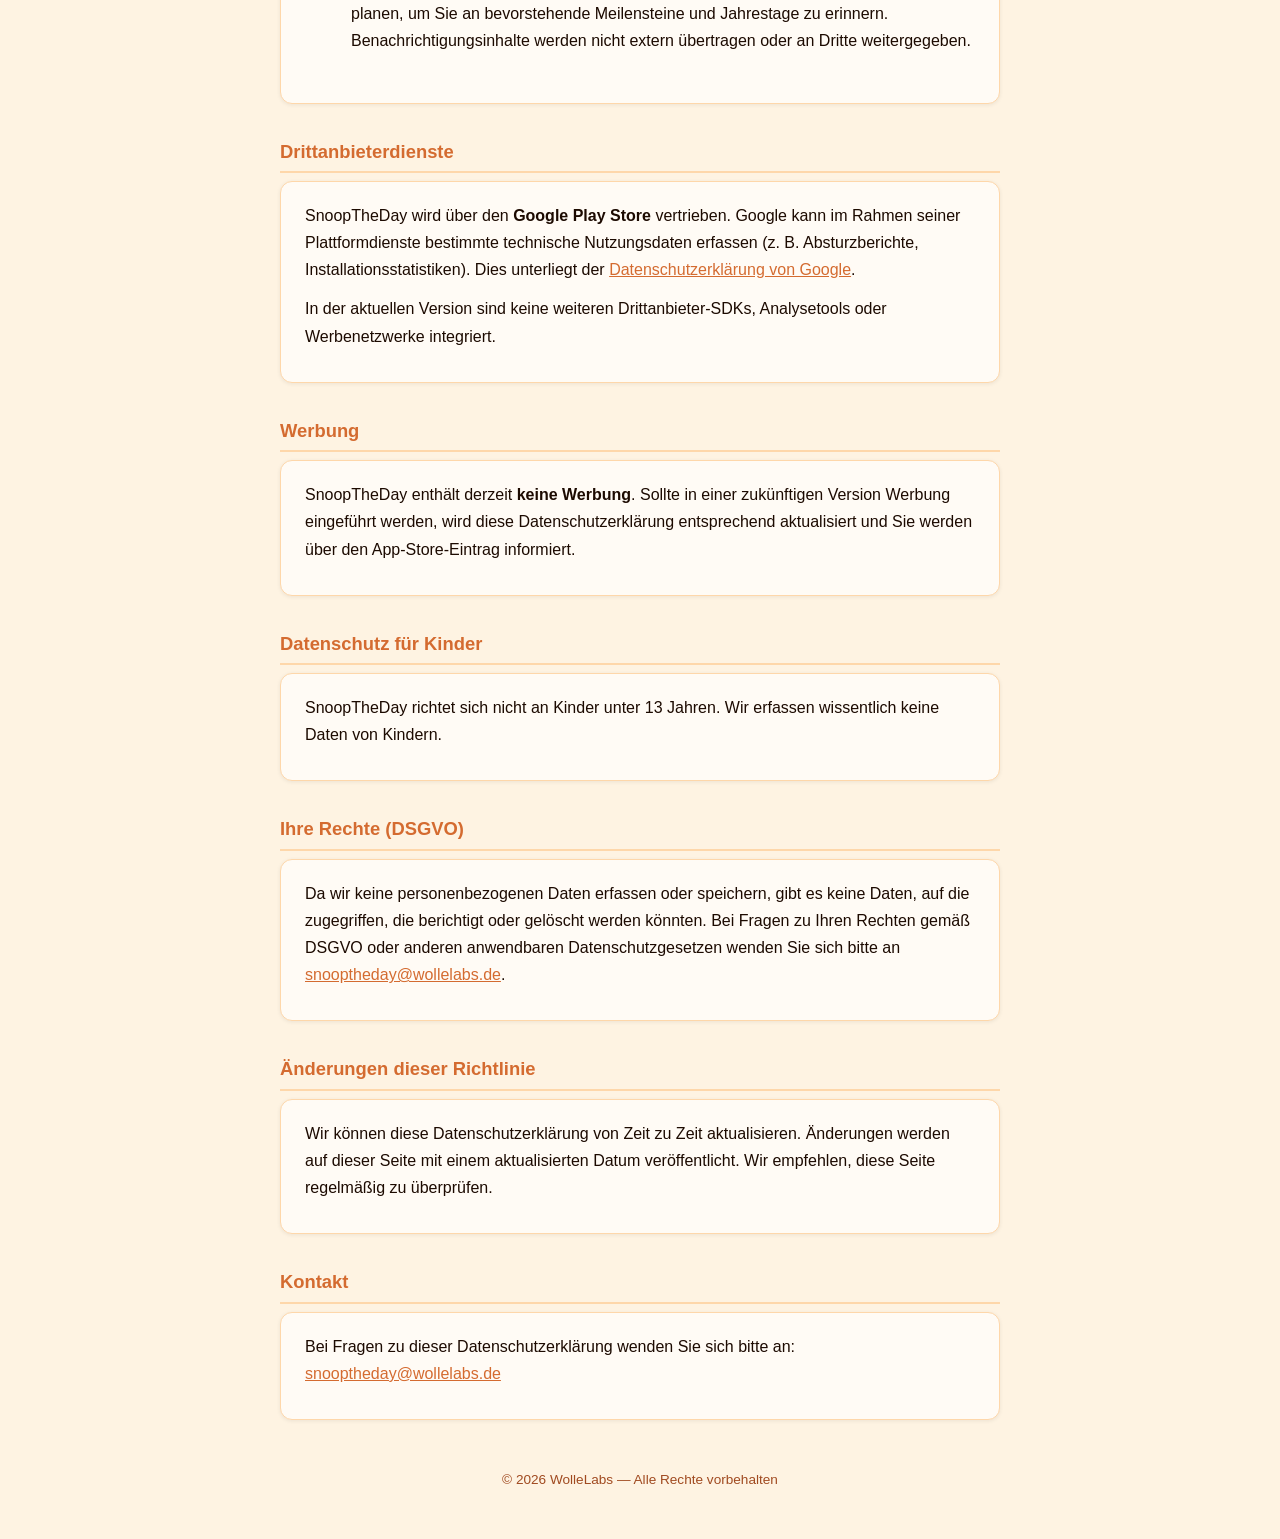
<file: snooptheday/doc/privacypolicy_ge.html>
<!DOCTYPE html>
<html lang="de">
<head>
  <meta charset="UTF-8" />
  <meta name="viewport" content="width=device-width, initial-scale=1.0" />
  <title>Datenschutzerklärung – SnoopTheDay</title>
  <style>
    *, *::before, *::after { box-sizing: border-box; margin: 0; padding: 0; }

    :root {
      --page-bg:    #fef3e2;
      --card-bg:    #fffbf5;
      --text-pri:   #1c0a00;
      --text-sec:   #a04a20;
      --border:     #fed7aa;
      --accent:     #d46b30;
      --accent-dk:  #a04a20;
      --accent-bg:  #fff7ed;
      --tag-bg:     #ffedd5;
    }
    @media (prefers-color-scheme: dark) {
      :root {
        --page-bg:   #0f0700;
        --card-bg:   #1c0f00;
        --text-pri:  #fff7ed;
        --text-sec:  #d4956a;
        --border:    #431407;
        --accent:    #e07638;
        --accent-dk: #f09a5a;
        --accent-bg: #431407;
        --tag-bg:    #431407;
      }
    }

    body {
      font-family: -apple-system, BlinkMacSystemFont, 'Segoe UI', Roboto, sans-serif;
      background: var(--page-bg);
      color: var(--text-pri);
      line-height: 1.7;
      padding: 0 1rem 3rem;
    }
    header {
      text-align: center;
      line-height: 0;
    }
    header img.banner {
      width: 100%;
      max-width: 720px;
      height: auto;
      display: block;
      margin: 0 auto;
    }
    .header-subtitle {
      max-width: 720px;
      margin: 0 auto;
      padding: 1.5rem 1rem 1rem;
      text-align: center;
      line-height: 1.5;
    }
    .header-subtitle h1 {
      font-size: 2rem;
      font-weight: 700;
      color: var(--text-pri);
      margin-bottom: 0.3rem;
    }
    .header-subtitle p {
      font-size: 0.9rem;
      color: var(--accent);
      margin: 0;
    }
    main { max-width: 720px; margin: 2rem auto; }
    h2 {
      color: var(--accent);
      font-size: 1.15rem;
      margin: 2rem 0 0.5rem;
      padding-bottom: 0.25rem;
      border-bottom: 2px solid var(--border);
    }
    p { margin-bottom: 0.75rem; }
    .card {
      background: var(--card-bg);
      border-radius: 12px;
      padding: 1.25rem 1.5rem;
      margin-bottom: 1rem;
      box-shadow: 0 1px 4px rgba(0,0,0,0.07);
      border: 1px solid var(--border);
    }
    .permission {
      display: flex;
      gap: 1rem;
      align-items: flex-start;
      margin-bottom: 1rem;
    }
    .permission-icon { font-size: 1.5rem; flex-shrink: 0; margin-top: 0.1rem; }
    .tag {
      display: inline-block;
      background: var(--tag-bg);
      color: var(--accent);
      border-radius: 20px;
      padding: 0.15rem 0.75rem;
      font-size: 0.85rem;
      font-weight: 600;
      margin-bottom: 0.5rem;
    }
    a { color: var(--accent); }
    footer {
      text-align: center;
      font-size: 0.85rem;
      color: var(--text-sec);
      margin-top: 3rem;
    }
  </style>
</head>
<body>

<header>
  <img class="banner" src="[data-uri]" alt="SnoopTheDay">
  <div class="header-subtitle">
    <h1>Datenschutzerklärung</h1>
    <p>Zuletzt aktualisiert: 6. April 2026</p>
  </div>
</header>

<main>

  <div class="card">
    <p>Diese Datenschutzerklärung beschreibt, wie <strong>SnoopTheDay</strong> mit Ihren Informationen umgeht. Der Schutz Ihrer Privatsphäre ist uns ein wichtiges Anliegen. Kurz zusammengefasst: <strong>Wir erfassen keine personenbezogenen Daten – alles verbleibt auf Ihrem Gerät.</strong></p>
  </div>

  <h2>Wer wir sind</h2>
  <div class="card">
    <p>SnoopTheDay ist eine unabhängig entwickelte App.</p>
    <p>Contact: <a href="mailto:snooptheday@wollelabs.de">snooptheday@wollelabs.de</a></p>
  </div>

  <h2>Erhobene Daten</h2>
  <div class="card">
    <span class="tag">Keine Daten erfasst</span>
    <p>SnoopTheDay erfasst, überträgt oder speichert <strong>keine</strong> personenbezogenen Daten auf externen Servern. Es gibt keine Benutzerkonten, keine Anmeldung, keine Analysen und keinerlei Tracking.</p>
    <p>Alle von der App verwendeten Daten (hinzugefügte Kontakte, Kalendereinträge) verbleiben <strong>ausschließlich auf Ihrem Gerät</strong>.</p>
  </div>

  <h2>Berechtigungen</h2>
  <div class="card">
    <div class="permission">
      <div class="permission-icon">👤</div>
      <div>
        <strong>Kontakte</strong>
        <p>SnoopTheDay kann den Zugriff auf Ihre Gerätekontakte anfordern, damit Sie Personen für die Meilenstein-Verfolgung auswählen können. Kontaktdaten werden nur lokal gelesen und niemals hochgeladen oder weitergegeben.</p>
      </div>
    </div>
    <div class="permission">
      <div class="permission-icon">📅</div>
      <div>
        <strong>Kalender</strong>
        <p>SnoopTheDay kann den Zugriff auf Ihren Gerätekalender anfordern, um Erinnerungseinträge für bevorstehende Meilensteine zu erstellen oder zu löschen. Kalenderdaten werden nur im notwendigen Umfang verarbeitet und niemals extern übertragen.</p>
      </div>
    </div>
    <div class="permission">
      <div class="permission-icon">🔔</div>
      <div>
        <strong>Benachrichtigungen &amp; Alarme</strong>
        <p>SnoopTheDay benötigt die Berechtigung, Benachrichtigungen zu senden und Alarme zu planen, um Sie an bevorstehende Meilensteine und Jahrestage zu erinnern. Benachrichtigungsinhalte werden nicht extern übertragen oder an Dritte weitergegeben.</p>
      </div>
    </div>
  </div>

  <h2>Drittanbieterdienste</h2>
  <div class="card">
    <p>SnoopTheDay wird über den <strong>Google Play Store</strong> vertrieben. Google kann im Rahmen seiner Plattformdienste bestimmte technische Nutzungsdaten erfassen (z.&nbsp;B. Absturzberichte, Installationsstatistiken). Dies unterliegt der <a href="https://policies.google.com/privacy" target="_blank">Datenschutzerklärung von Google</a>.</p>
    <p>In der aktuellen Version sind keine weiteren Drittanbieter-SDKs, Analysetools oder Werbenetzwerke integriert.</p>
  </div>

  <h2>Werbung</h2>
  <div class="card">
    <p>SnoopTheDay enthält derzeit <strong>keine Werbung</strong>. Sollte in einer zukünftigen Version Werbung eingeführt werden, wird diese Datenschutzerklärung entsprechend aktualisiert und Sie werden über den App-Store-Eintrag informiert.</p>
  </div>

  <h2>Datenschutz für Kinder</h2>
  <div class="card">
    <p>SnoopTheDay richtet sich nicht an Kinder unter 13 Jahren. Wir erfassen wissentlich keine Daten von Kindern.</p>
  </div>

  <h2>Ihre Rechte (DSGVO)</h2>
  <div class="card">
    <p>Da wir keine personenbezogenen Daten erfassen oder speichern, gibt es keine Daten, auf die zugegriffen, die berichtigt oder gelöscht werden könnten. Bei Fragen zu Ihren Rechten gemäß DSGVO oder anderen anwendbaren Datenschutzgesetzen wenden Sie sich bitte an <a href="mailto:snooptheday@wollelabs.de">snooptheday@wollelabs.de</a>.</p>
  </div>

  <h2>Änderungen dieser Richtlinie</h2>
  <div class="card">
    <p>Wir können diese Datenschutzerklärung von Zeit zu Zeit aktualisieren. Änderungen werden auf dieser Seite mit einem aktualisierten Datum veröffentlicht. Wir empfehlen, diese Seite regelmäßig zu überprüfen.</p>
  </div>

  <h2>Kontakt</h2>
  <div class="card">
    <p>Bei Fragen zu dieser Datenschutzerklärung wenden Sie sich bitte an:<br>
    <a href="mailto:snooptheday@wollelabs.de">snooptheday@wollelabs.de</a></p>
  </div>

</main>

<footer>
  &copy; 2026 WolleLabs &mdash; Alle Rechte vorbehalten
</footer>

</body>
</html>
</file>
<file: snooptheday/demo/assets/index-DNVKA7jy.css>
/*! tailwindcss v4.2.2 | MIT License | https://tailwindcss.com */
@layer properties{@supports (((-webkit-hyphens:none)) and (not (margin-trim:inline))) or ((-moz-orient:inline) and (not (color:rgb(from red r g b)))){*,:before,:after,::backdrop{--tw-rotate-x:initial;--tw-rotate-y:initial;--tw-rotate-z:initial;--tw-skew-x:initial;--tw-skew-y:initial;--tw-border-style:solid;--tw-shadow:0 0 #0000;--tw-shadow-color:initial;--tw-shadow-alpha:100%;--tw-inset-shadow:0 0 #0000;--tw-inset-shadow-color:initial;--tw-inset-shadow-alpha:100%;--tw-ring-color:initial;--tw-ring-shadow:0 0 #0000;--tw-inset-ring-color:initial;--tw-inset-ring-shadow:0 0 #0000;--tw-ring-inset:initial;--tw-ring-offset-width:0px;--tw-ring-offset-color:#fff;--tw-ring-offset-shadow:0 0 #0000;--tw-outline-style:solid;--tw-blur:initial;--tw-brightness:initial;--tw-contrast:initial;--tw-grayscale:initial;--tw-hue-rotate:initial;--tw-invert:initial;--tw-opacity:initial;--tw-saturate:initial;--tw-sepia:initial;--tw-drop-shadow:initial;--tw-drop-shadow-color:initial;--tw-drop-shadow-alpha:100%;--tw-drop-shadow-size:initial;--tw-ease:initial}}}@layer theme{:root,:host{--font-sans:ui-sans-serif, system-ui, sans-serif, "Apple Color Emoji", "Segoe UI Emoji", "Segoe UI Symbol", "Noto Color Emoji";--font-mono:ui-monospace, SFMono-Regular, Menlo, Monaco, Consolas, "Liberation Mono", "Courier New", monospace;--spacing:.25rem;--ease-out:cubic-bezier(0, 0, .2, 1);--default-transition-duration:.15s;--default-transition-timing-function:cubic-bezier(.4, 0, .2, 1);--default-font-family:var(--font-sans);--default-mono-font-family:var(--font-mono)}}@layer base{*,:after,:before,::backdrop{box-sizing:border-box;border:0 solid;margin:0;padding:0}::file-selector-button{box-sizing:border-box;border:0 solid;margin:0;padding:0}html,:host{-webkit-text-size-adjust:100%;tab-size:4;line-height:1.5;font-family:var(--default-font-family,ui-sans-serif, system-ui, sans-serif, "Apple Color Emoji", "Segoe UI Emoji", "Segoe UI Symbol", "Noto Color Emoji");font-feature-settings:var(--default-font-feature-settings,normal);font-variation-settings:var(--default-font-variation-settings,normal);-webkit-tap-highlight-color:transparent}hr{height:0;color:inherit;border-top-width:1px}abbr:where([title]){-webkit-text-decoration:underline dotted;text-decoration:underline dotted}h1,h2,h3,h4,h5,h6{font-size:inherit;font-weight:inherit}a{color:inherit;-webkit-text-decoration:inherit;-webkit-text-decoration:inherit;-webkit-text-decoration:inherit;-webkit-text-decoration:inherit;text-decoration:inherit}b,strong{font-weight:bolder}code,kbd,samp,pre{font-family:var(--default-mono-font-family,ui-monospace, SFMono-Regular, Menlo, Monaco, Consolas, "Liberation Mono", "Courier New", monospace);font-feature-settings:var(--default-mono-font-feature-settings,normal);font-variation-settings:var(--default-mono-font-variation-settings,normal);font-size:1em}small{font-size:80%}sub,sup{vertical-align:baseline;font-size:75%;line-height:0;position:relative}sub{bottom:-.25em}sup{top:-.5em}table{text-indent:0;border-color:inherit;border-collapse:collapse}:-moz-focusring{outline:auto}progress{vertical-align:baseline}summary{display:list-item}ol,ul,menu{list-style:none}img,svg,video,canvas,audio,iframe,embed,object{vertical-align:middle;display:block}img,video{max-width:100%;height:auto}button,input,select,optgroup,textarea{font:inherit;font-feature-settings:inherit;font-variation-settings:inherit;letter-spacing:inherit;color:inherit;opacity:1;background-color:#0000;border-radius:0}::file-selector-button{font:inherit;font-feature-settings:inherit;font-variation-settings:inherit;letter-spacing:inherit;color:inherit;opacity:1;background-color:#0000;border-radius:0}:where(select:is([multiple],[size])) optgroup{font-weight:bolder}:where(select:is([multiple],[size])) optgroup option{padding-inline-start:20px}::file-selector-button{margin-inline-end:4px}::placeholder{opacity:1}@supports (not ((-webkit-appearance:-apple-pay-button))) or (contain-intrinsic-size:1px){::placeholder{color:currentColor}@supports (color:color-mix(in lab, red, red)){::placeholder{color:color-mix(in oklab, currentcolor 50%, transparent)}}}textarea{resize:vertical}::-webkit-search-decoration{-webkit-appearance:none}::-webkit-date-and-time-value{min-height:1lh;text-align:inherit}::-webkit-datetime-edit{display:inline-flex}::-webkit-datetime-edit-fields-wrapper{padding:0}::-webkit-datetime-edit{padding-block:0}::-webkit-datetime-edit-year-field{padding-block:0}::-webkit-datetime-edit-month-field{padding-block:0}::-webkit-datetime-edit-day-field{padding-block:0}::-webkit-datetime-edit-hour-field{padding-block:0}::-webkit-datetime-edit-minute-field{padding-block:0}::-webkit-datetime-edit-second-field{padding-block:0}::-webkit-datetime-edit-millisecond-field{padding-block:0}::-webkit-datetime-edit-meridiem-field{padding-block:0}::-webkit-calendar-picker-indicator{line-height:1}:-moz-ui-invalid{box-shadow:none}button,input:where([type=button],[type=reset],[type=submit]){appearance:button}::file-selector-button{appearance:button}::-webkit-inner-spin-button{height:auto}::-webkit-outer-spin-button{height:auto}[hidden]:where(:not([hidden=until-found])){display:none!important}}@layer components;@layer utilities{.collapse{visibility:collapse}.visible{visibility:visible}.absolute{position:absolute}.fixed{position:fixed}.relative{position:relative}.static{position:static}.sticky{position:sticky}.start{inset-inline-start:var(--spacing)}.end{inset-inline-end:var(--spacing)}.container{width:100%}@media (width>=40rem){.container{max-width:40rem}}@media (width>=48rem){.container{max-width:48rem}}@media (width>=64rem){.container{max-width:64rem}}@media (width>=80rem){.container{max-width:80rem}}@media (width>=96rem){.container{max-width:96rem}}.block{display:block}.flex{display:flex}.grid{display:grid}.hidden{display:none}.inline-block{display:inline-block}.table{display:table}.transform{transform:var(--tw-rotate-x,) var(--tw-rotate-y,) var(--tw-rotate-z,) var(--tw-skew-x,) var(--tw-skew-y,)}.resize{resize:both}.rounded{border-radius:.25rem}.border{border-style:var(--tw-border-style);border-width:1px}.uppercase{text-transform:uppercase}.italic{font-style:italic}.underline{text-decoration-line:underline}.ring{--tw-ring-shadow:var(--tw-ring-inset,) 0 0 0 calc(1px + var(--tw-ring-offset-width)) var(--tw-ring-color,currentcolor);box-shadow:var(--tw-inset-shadow), var(--tw-inset-ring-shadow), var(--tw-ring-offset-shadow), var(--tw-ring-shadow), var(--tw-shadow)}.outline{outline-style:var(--tw-outline-style);outline-width:1px}.filter{filter:var(--tw-blur,) var(--tw-brightness,) var(--tw-contrast,) var(--tw-grayscale,) var(--tw-hue-rotate,) var(--tw-invert,) var(--tw-saturate,) var(--tw-sepia,) var(--tw-drop-shadow,)}.transition{transition-property:color,background-color,border-color,outline-color,text-decoration-color,fill,stroke,--tw-gradient-from,--tw-gradient-via,--tw-gradient-to,opacity,box-shadow,transform,translate,scale,rotate,filter,-webkit-backdrop-filter,backdrop-filter,display,content-visibility,overlay,pointer-events;transition-timing-function:var(--tw-ease,var(--default-transition-timing-function));transition-duration:var(--tw-duration,var(--default-transition-duration))}.ease-out{--tw-ease:var(--ease-out);transition-timing-function:var(--ease-out)}}*,:before,:after{box-sizing:border-box}body{color:#111827;background-color:#f3f4f6;margin:0;font-family:system-ui,-apple-system,Segoe UI,sans-serif}@media (prefers-color-scheme:dark){body{color:#f9fafb;background-color:#111827}}@property --tw-rotate-x{syntax:"*";inherits:false}@property --tw-rotate-y{syntax:"*";inherits:false}@property --tw-rotate-z{syntax:"*";inherits:false}@property --tw-skew-x{syntax:"*";inherits:false}@property --tw-skew-y{syntax:"*";inherits:false}@property --tw-border-style{syntax:"*";inherits:false;initial-value:solid}@property --tw-shadow{syntax:"*";inherits:false;initial-value:0 0 #0000}@property --tw-shadow-color{syntax:"*";inherits:false}@property --tw-shadow-alpha{syntax:"<percentage>";inherits:false;initial-value:100%}@property --tw-inset-shadow{syntax:"*";inherits:false;initial-value:0 0 #0000}@property --tw-inset-shadow-color{syntax:"*";inherits:false}@property --tw-inset-shadow-alpha{syntax:"<percentage>";inherits:false;initial-value:100%}@property --tw-ring-color{syntax:"*";inherits:false}@property --tw-ring-shadow{syntax:"*";inherits:false;initial-value:0 0 #0000}@property --tw-inset-ring-color{syntax:"*";inherits:false}@property --tw-inset-ring-shadow{syntax:"*";inherits:false;initial-value:0 0 #0000}@property --tw-ring-inset{syntax:"*";inherits:false}@property --tw-ring-offset-width{syntax:"<length>";inherits:false;initial-value:0}@property --tw-ring-offset-color{syntax:"*";inherits:false;initial-value:#fff}@property --tw-ring-offset-shadow{syntax:"*";inherits:false;initial-value:0 0 #0000}@property --tw-outline-style{syntax:"*";inherits:false;initial-value:solid}@property --tw-blur{syntax:"*";inherits:false}@property --tw-brightness{syntax:"*";inherits:false}@property --tw-contrast{syntax:"*";inherits:false}@property --tw-grayscale{syntax:"*";inherits:false}@property --tw-hue-rotate{syntax:"*";inherits:false}@property --tw-invert{syntax:"*";inherits:false}@property --tw-opacity{syntax:"*";inherits:false}@property --tw-saturate{syntax:"*";inherits:false}@property --tw-sepia{syntax:"*";inherits:false}@property --tw-drop-shadow{syntax:"*";inherits:false}@property --tw-drop-shadow-color{syntax:"*";inherits:false}@property --tw-drop-shadow-alpha{syntax:"<percentage>";inherits:false;initial-value:100%}@property --tw-drop-shadow-size{syntax:"*";inherits:false}@property --tw-ease{syntax:"*";inherits:false}
</file>
